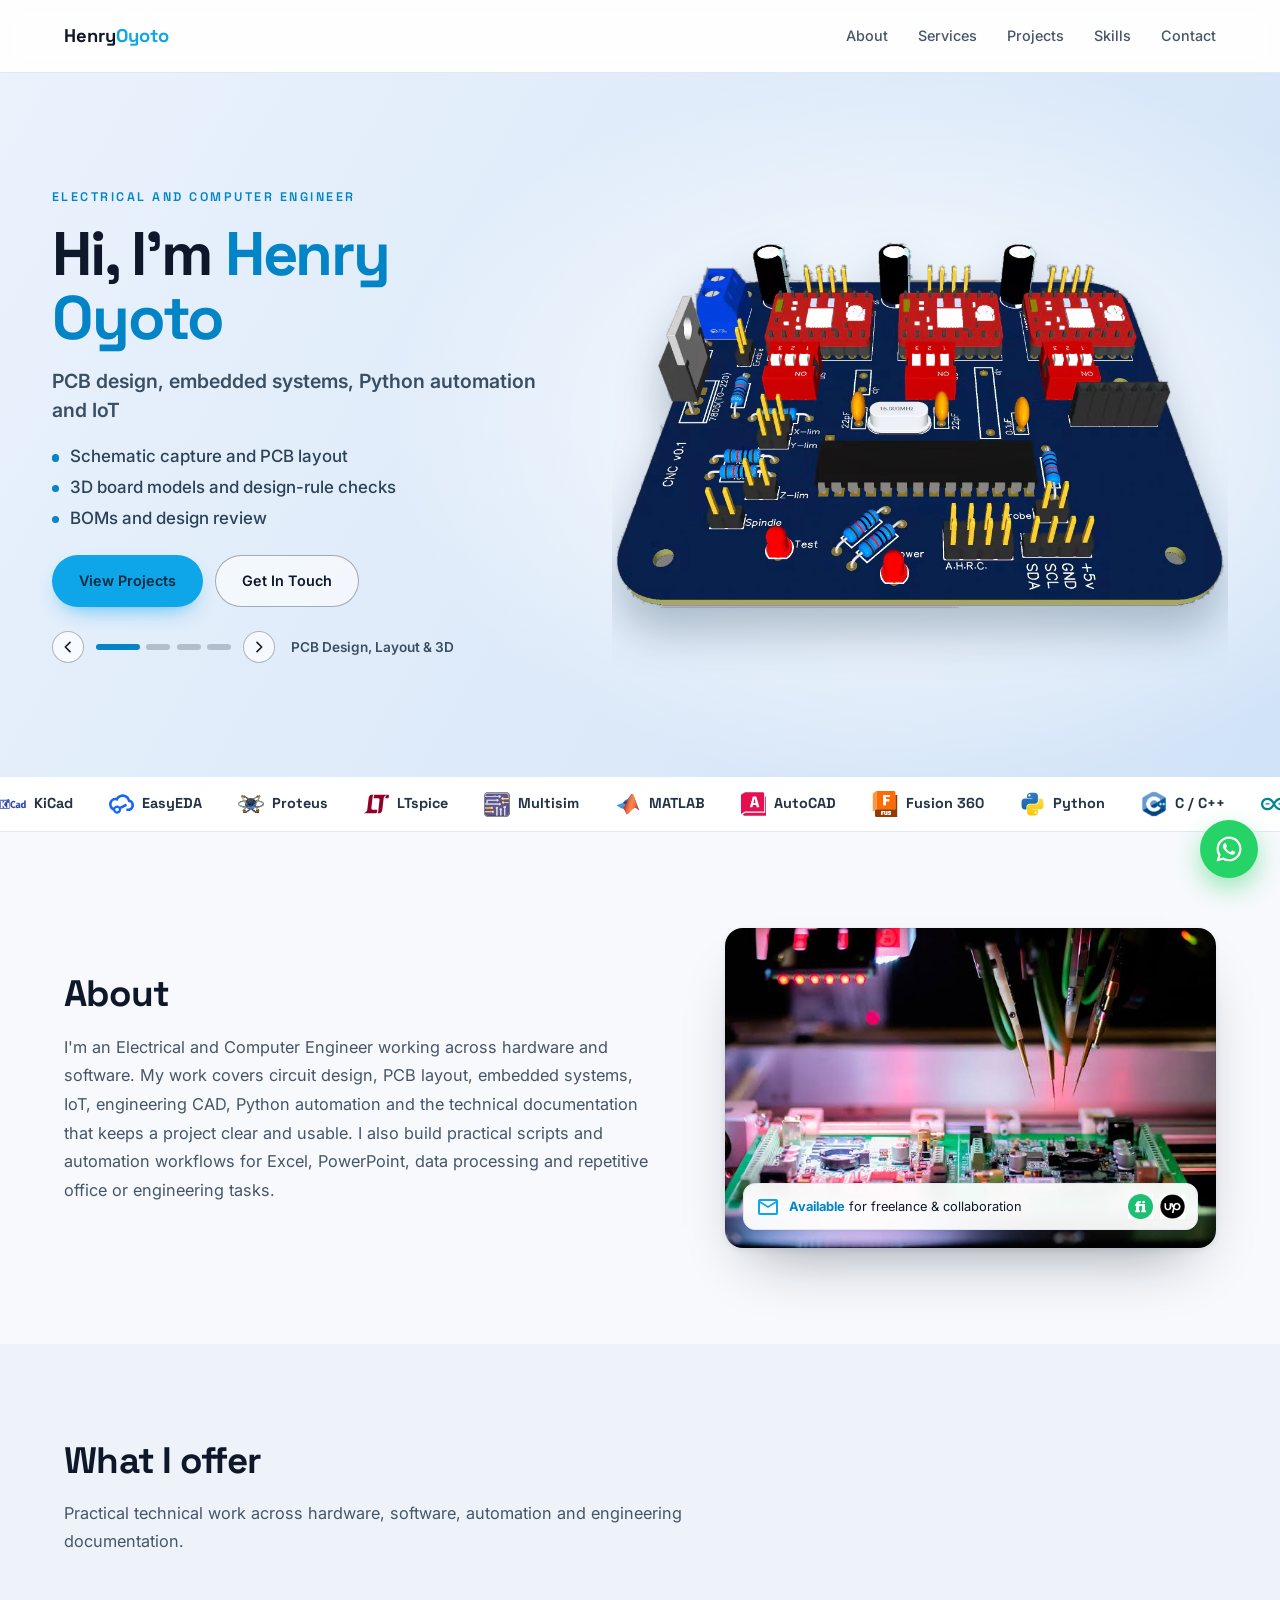
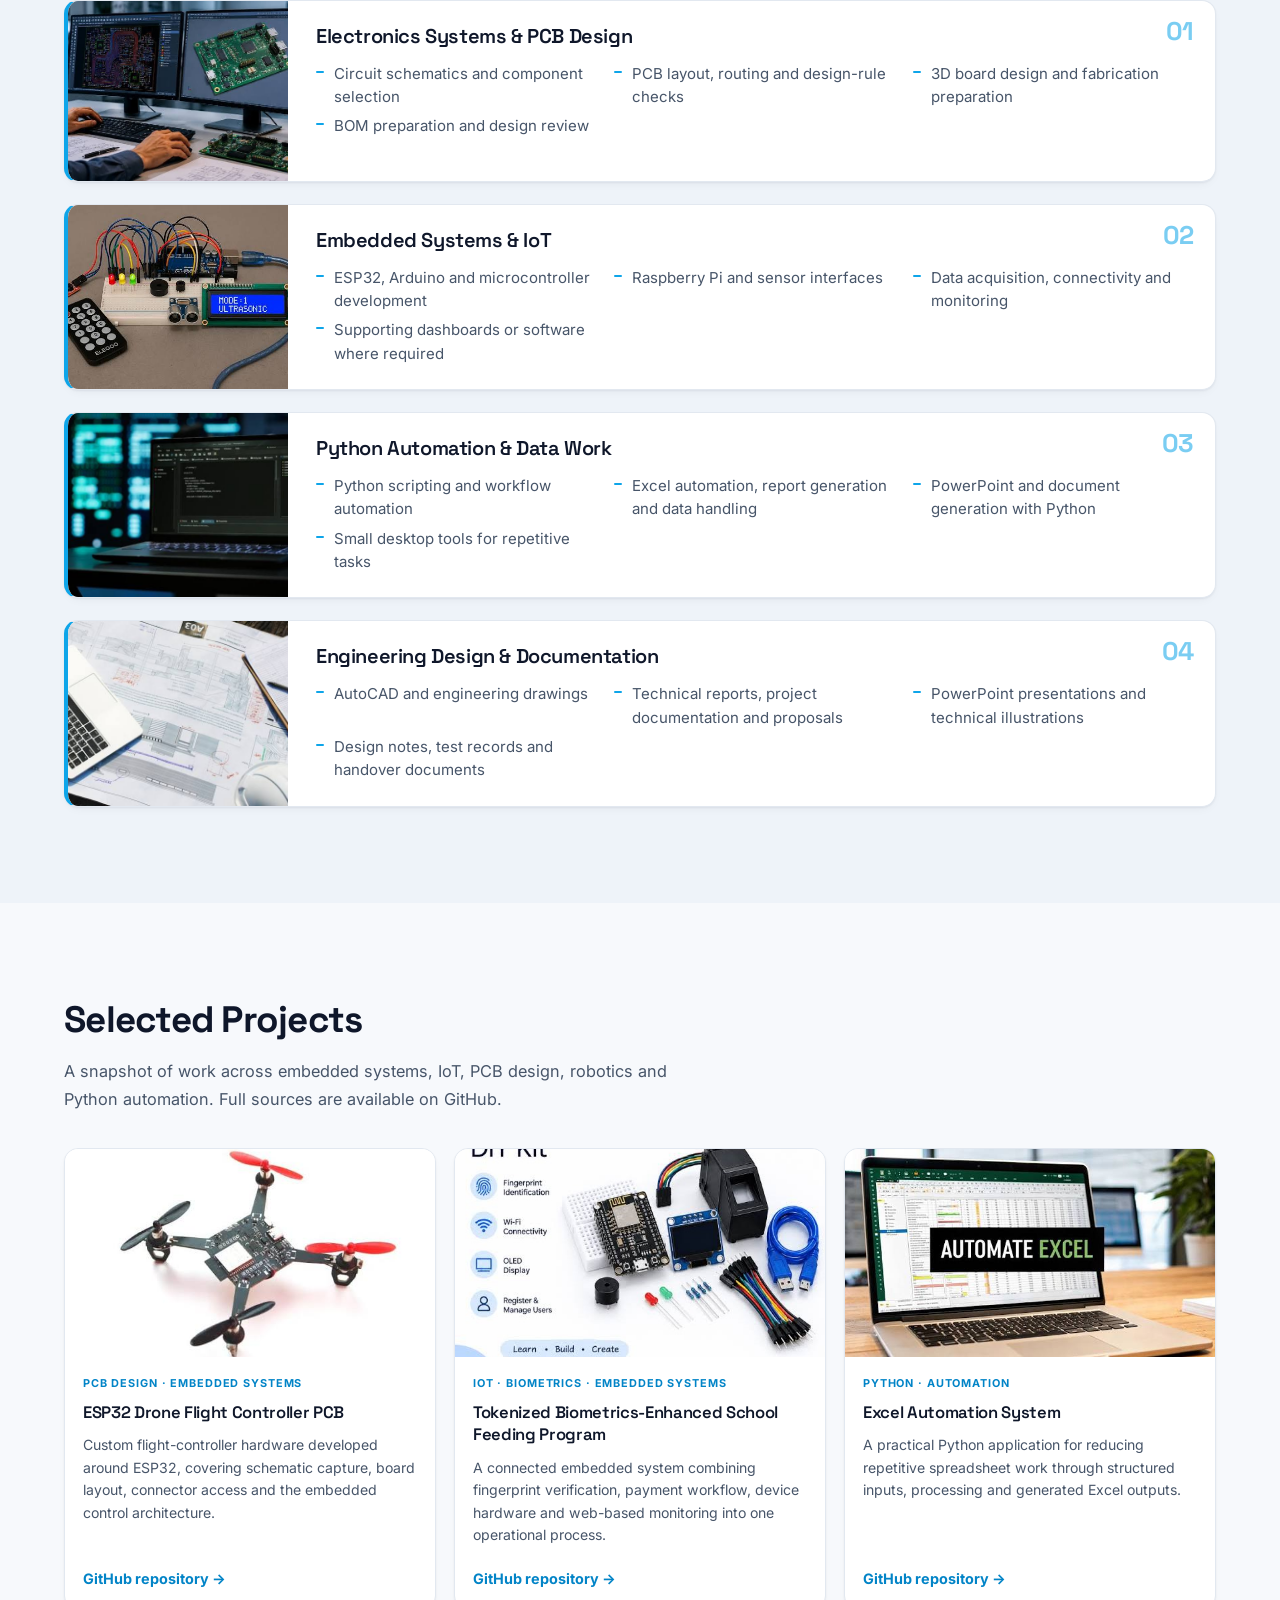
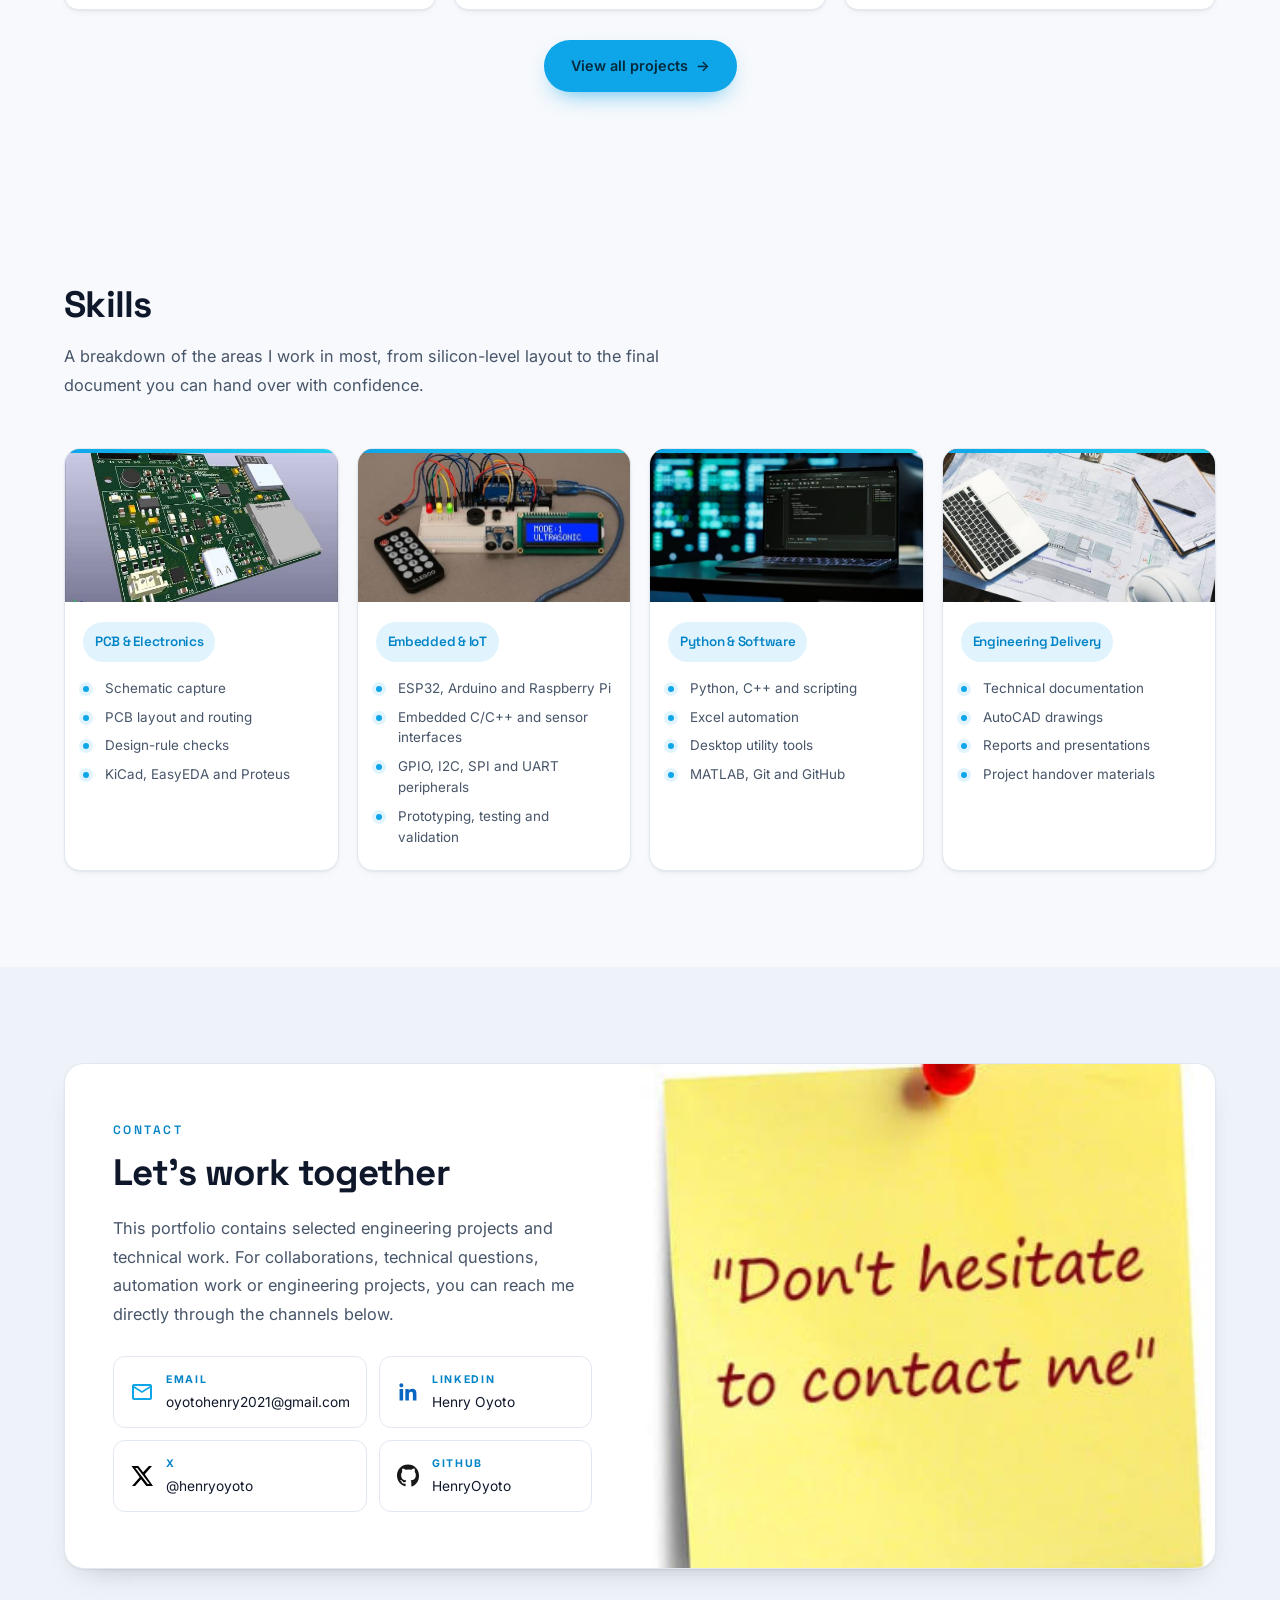
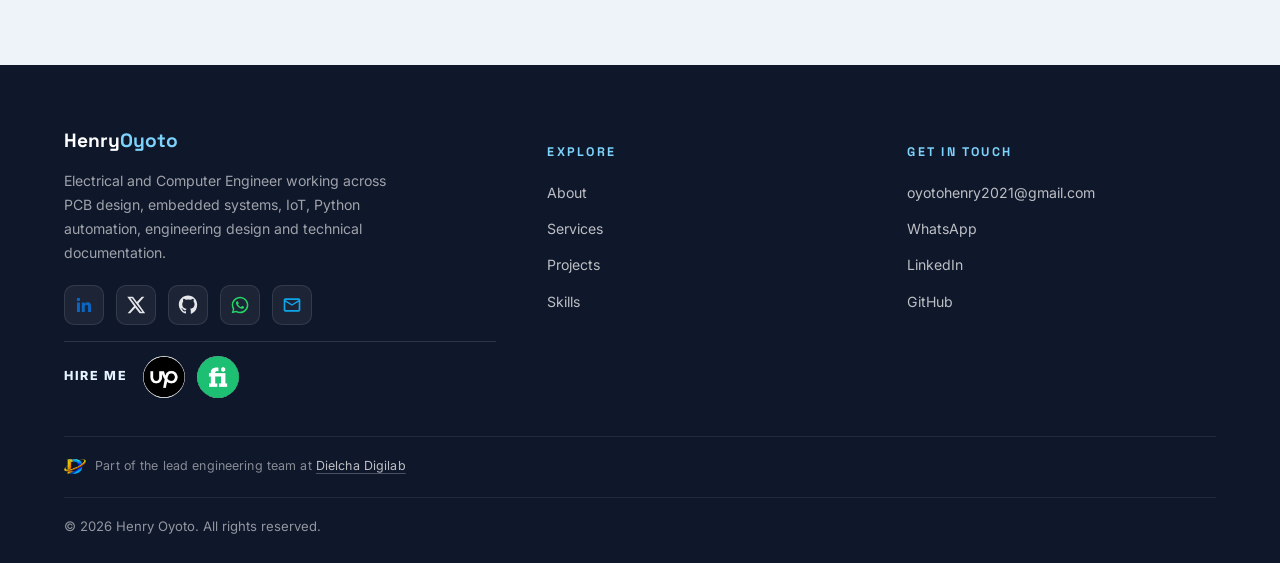
<file: index.html>
<!DOCTYPE html>
<html lang="en">
<head>
<meta charset="UTF-8" />
<meta name="viewport" content="width=device-width, initial-scale=1.0" />
<title>Henry Oyoto | Electrical and Computer Engineer</title>
<meta name="description" content="Henry Oyoto is an Electrical and Computer Engineer focused on PCB design, embedded systems, IoT and Python automation." />
<link rel="preconnect" href="https://fonts.googleapis.com" />
<link rel="preconnect" href="https://fonts.gstatic.com" crossorigin />
<link href="https://fonts.googleapis.com/css2?family=Space+Grotesk:wght@500;700&family=Inter:wght@400;500;600;700&display=swap" rel="stylesheet" />
<link rel="icon" type="image/svg+xml" href="assets/icons/favicon.svg" />
<link rel="stylesheet" href="css/style.css" />
</head>
<body>

<!-- ============ HEADER ============ -->
<header class="site-header" id="top">
  <div class="container header-inner">
    <a href="#top" class="logo">Henry<span>Oyoto</span></a>
    <nav class="nav" id="nav">
      <a href="#about">About</a>
      <a href="#services">Services</a>
      <a href="#projects">Projects</a>
      <a href="#skills">Skills</a>
      <a href="#contact">Contact</a>
    </nav>
    <button class="nav-toggle" id="navToggle" aria-label="Toggle menu" aria-expanded="false">
      <span></span><span></span><span></span>
    </button>
  </div>
</header>

<!-- ============ HERO: copy on the left, slide image on the right, one tint per slide ============ -->
<section class="hx" id="hero" aria-roledescription="carousel" aria-label="Henry Oyoto">
  <div class="hx-bgs" aria-hidden="true">
    <div class="hx-pane hx-bg hx-bg--blue is-active" data-slide="0"></div>
    <div class="hx-pane hx-bg hx-bg--green" data-slide="1"></div>
    <div class="hx-pane hx-bg hx-bg--yellow" data-slide="2"></div>
    <div class="hx-pane hx-bg hx-bg--peach" data-slide="3"></div>
  </div>

  <div class="hx-inner">
    <div class="hx-copy">
      <p class="hx-eyebrow">Electrical and Computer Engineer</p>
      <h1 class="hx-title">Hi, I'm <span>Henry Oyoto</span></h1>
      <p class="hx-sub">PCB design, embedded systems, Python automation and IoT</p>

      <div class="hx-lists">
      <ul class="hx-pane hx-list is-active" data-slide="0"><li>Schematic capture and PCB layout</li><li>3D board models and design-rule checks</li><li>BOMs and design review</li></ul>
      <ul class="hx-pane hx-list" data-slide="1"><li>ESP32, Arduino and Raspberry Pi</li><li>Sensors, connectivity and monitoring</li><li>Robots, drones and connected devices</li></ul>
      <ul class="hx-pane hx-list" data-slide="2"><li>AutoCAD and engineering drawings</li><li>3D enclosures and models</li><li>Reports and technical documentation</li></ul>
      <ul class="hx-pane hx-list" data-slide="3"><li>IoT dashboards and monitoring</li><li>Python scripts and Excel automation</li><li>Desktop tools for repetitive tasks</li></ul>
      </div>

      <div class="hx-actions">
        <a href="#projects" class="btn btn-primary">View Projects</a>
        <a href="#contact" class="btn btn-outline">Get In Touch</a>
      </div>

      <div class="hx-controls">
        <button type="button" class="hx-arrow" data-dir="-1" aria-label="Previous slide"><svg viewBox="0 0 24 24" width="16" height="16" aria-hidden="true" fill="none" stroke="currentColor" stroke-width="2.4" stroke-linecap="round" stroke-linejoin="round"><path d="m15 5-7 7 7 7"/></svg></button>
        <div class="hx-dots"><button type="button" class="hx-dot is-active" data-go="0" aria-label="PCB Design, Layout &amp; 3D" aria-current="true"></button><button type="button" class="hx-dot" data-go="1" aria-label="Embedded Systems &amp; IoT"></button><button type="button" class="hx-dot" data-go="2" aria-label="Engineering Design &amp; CAD"></button><button type="button" class="hx-dot" data-go="3" aria-label="Dashboards &amp; Python Automation"></button></div>
        <button type="button" class="hx-arrow" data-dir="1" aria-label="Next slide"><svg viewBox="0 0 24 24" width="16" height="16" aria-hidden="true" fill="none" stroke="currentColor" stroke-width="2.4" stroke-linecap="round" stroke-linejoin="round"><path d="m9 5 7 7-7 7"/></svg></button>
        <span class="hx-label" id="hxLabel" aria-live="polite">PCB Design, Layout &amp; 3D</span>
      </div>
    </div>

    <div class="hx-stage">
      <div class="hx-pane hx-slide-img is-active" data-slide="0"><img src="assets/images/hero/hero-pcb-3d.webp" alt="3D view of a multi-layer PCB layout" width="1030" height="625" fetchpriority="high" decoding="async" class="hx-img hx-img--cutout" /></div>
      <div class="hx-pane hx-slide-img" data-slide="1"><img src="assets/images/hero/hero-embedded-scene.webp" alt="A drone, a four-wheel robot and a robotic arm built on embedded controllers" width="1480" height="1260" loading="lazy" decoding="async" class="hx-img hx-img--cutout" /></div>
      <div class="hx-pane hx-slide-img" data-slide="2"><img src="assets/images/hero/hero-enclosure-cad.webp" alt="3D CAD model of an enclosure with a display, battery and PCB inside" width="1036" height="748" loading="lazy" decoding="async" class="hx-img hx-img--cutout" /></div>
      <div class="hx-pane hx-slide-img" data-slide="3"><img src="assets/images/hero/hero-iot-dashboard.webp" alt="IoT monitoring dashboard showing device status, alerts and live sensor readings" width="773" height="630" loading="lazy" decoding="async" class="hx-img hx-img--photo" /></div>
    </div>
  </div>
</section>

<!-- ============ TOOLS: scrolls left to right, pauses on hover ============ -->
<section class="hx-tools" aria-label="Tools and technologies">
  <div class="hx-tools__track" id="toolsTrack"></div>
</section>

<!-- ============ ABOUT ============ -->
<section class="section" id="about">
  <div class="container about-grid">
    <div class="about-copy">
      <h2>About</h2>
      <p class="section-lead">
        I'm an Electrical and Computer Engineer working across hardware and software. My work covers
        circuit design, PCB layout, embedded systems, IoT, engineering CAD, Python automation and
        the technical documentation that keeps a project clear and usable. I also build practical
        scripts and automation workflows for Excel, PowerPoint, data processing and repetitive
        office or engineering tasks.
      </p>
    </div>
    <div class="about-media">
      <img src="assets/images/about.jpg" alt="Henry Oyoto in his workspace" loading="lazy" />
      <div class="about-badge">
        <span class="icon icon-mail" aria-hidden="true"></span>
        <span class="about-badge-copy"><strong>Available</strong> for freelance &amp; collaboration</span>
        <div class="about-badge-links" aria-label="Freelance profiles">
          <a href="https://www.fiverr.com/henry_oyoto" target="_blank" rel="noreferrer" aria-label="Fiverr profile">
            <img src="assets/icons/fiverr-logo.png" alt="" />
          </a>
          <a href="https://www.upwork.com/freelancers/~011faf0ff20ef080d3" target="_blank" rel="noreferrer" aria-label="Upwork profile">
            <img src="assets/icons/upwork-logo.png" alt="" />
          </a>
        </div>
      </div>
    </div>
  </div>
</section>

<!-- ============ SERVICES ============ -->
<section class="section section-alt" id="services">
  <div class="container">
    <h2>What I offer</h2>
    <p class="section-lead">
      Practical technical work across hardware, software, automation and engineering documentation.
    </p>

    <div class="services-list services-list-four">
      <article class="service-item">
        <div class="service-media"><img src="assets/images/services-pcb.jpg" alt="Electronics systems and PCB design" loading="lazy" /></div>
        <div class="service-body">
          <div class="service-index">01</div>
          <h3>Electronics Systems &amp; PCB Design</h3>
          <ul>
            <li>Circuit schematics and component selection</li>
            <li>PCB layout, routing and design-rule checks</li>
            <li>3D board design and fabrication preparation</li>
            <li>BOM preparation and design review</li>
          </ul>
        </div>
      </article>

      <article class="service-item">
        <div class="service-media"><img src="assets/images/projects-iot.jpg" alt="Embedded systems and IoT development" loading="lazy" /></div>
        <div class="service-body">
          <div class="service-index">02</div>
          <h3>Embedded Systems &amp; IoT</h3>
          <ul>
            <li>ESP32, Arduino and microcontroller development</li>
            <li>Raspberry Pi and sensor interfaces</li>
            <li>Data acquisition, connectivity and monitoring</li>
            <li>Supporting dashboards or software where required</li>
          </ul>
        </div>
      </article>

      <article class="service-item">
        <div class="service-media"><img src="assets/images/projects-python.jpg" alt="Python automation and data handling" loading="lazy" /></div>
        <div class="service-body">
          <div class="service-index">03</div>
          <h3>Python Automation &amp; Data Work</h3>
          <ul>
            <li>Python scripting and workflow automation</li>
            <li>Excel automation, report generation and data handling</li>
            <li>PowerPoint and document generation with Python</li>
            <li>Small desktop tools for repetitive tasks</li>
          </ul>
        </div>
      </article>

      <article class="service-item">
        <div class="service-media"><img src="assets/images/services-docs.jpg" alt="Engineering design and documentation" loading="lazy" /></div>
        <div class="service-body">
          <div class="service-index">04</div>
          <h3>Engineering Design &amp; Documentation</h3>
          <ul>
            <li>AutoCAD and engineering drawings</li>
            <li>Technical reports, project documentation and proposals</li>
            <li>PowerPoint presentations and technical illustrations</li>
            <li>Design notes, test records and handover documents</li>
          </ul>
        </div>
      </article>
    </div>
  </div>
</section>

<!-- ============ PROJECTS ============ -->
<section class="section" id="projects">
  <div class="container">
    <h2>Selected Projects</h2>
    <p class="section-lead">
      A snapshot of work across embedded systems, IoT, PCB design, robotics and Python automation.
      Full sources are available on GitHub.
    </p>

    <div class="projects-grid projects-grid-featured">
<article class="project-card">
        <a href="https://github.com/HenryOyoto/AeroCore-Flight-Controller" target="_blank" rel="noreferrer" class="project-card-media">
          <img src="assets/images/portfolio-projects/esp32-drone-flight-controller-pcb.jpg" alt="ESP32 Drone Flight Controller PCB" loading="lazy" />
        </a>
        <div class="project-card-body">
          <p class="project-meta">PCB Design · Embedded Systems</p>
          <h3>ESP32 Drone Flight Controller PCB</h3>
          <p>Custom flight-controller hardware developed around ESP32, covering schematic capture, board layout, connector access and the embedded control architecture.</p>
          <div class="project-links">
            <a href="https://github.com/HenryOyoto/AeroCore-Flight-Controller" target="_blank" rel="noreferrer">GitHub repository →</a>
          </div>
        </div>
      </article>
<article class="project-card">
        <a href="https://github.com/HenryOyoto/Tokenized-Biometrics-Enhanced-School-Feeding-Program" target="_blank" rel="noreferrer" class="project-card-media">
          <img src="assets/images/portfolio-projects/tokenized-biometrics-school-feeding-program.jpg" alt="Tokenized Biometrics-Enhanced School Feeding Program" loading="lazy" />
        </a>
        <div class="project-card-body">
          <p class="project-meta">IoT · Biometrics · Embedded Systems</p>
          <h3>Tokenized Biometrics-Enhanced School Feeding Program</h3>
          <p>A connected embedded system combining fingerprint verification, payment workflow, device hardware and web-based monitoring into one operational process.</p>
          <div class="project-links">
            <a href="https://github.com/HenryOyoto/Tokenized-Biometrics-Enhanced-School-Feeding-Program" target="_blank" rel="noreferrer">GitHub repository →</a>
          </div>
        </div>
      </article>
<article class="project-card">
        <a href="https://github.com/HenryOyoto/Excel-Automation-System-GUI-Based" target="_blank" rel="noreferrer" class="project-card-media">
          <img src="assets/images/portfolio-projects/excel-automation-system.jpg" alt="Excel Automation System" loading="lazy" />
        </a>
        <div class="project-card-body">
          <p class="project-meta">Python · Automation</p>
          <h3>Excel Automation System</h3>
          <p>A practical Python application for reducing repetitive spreadsheet work through structured inputs, processing and generated Excel outputs.</p>
          <div class="project-links">
            <a href="https://github.com/HenryOyoto/Excel-Automation-System-GUI-Based" target="_blank" rel="noreferrer">GitHub repository →</a>
          </div>
        </div>
      </article>
    </div>
    <div class="projects-actions"><a class="btn btn-primary" href="projects.html">View all projects <span aria-hidden="true">→</span></a></div>
</div>
</section>

<!-- ============ SKILLS ============ -->
<section class="section" id="skills">
  <div class="container">
    <h2>Skills</h2>
    <p class="section-lead">
      A breakdown of the areas I work in most, from silicon-level layout to the final 
      document you can hand over with confidence.
    </p>

    <div class="skills-grid skills-grid-four">
      <article class="skill-card"><div class="skill-media"><img src="assets/images/projects-pcb.jpg" alt="PCB design and electronics" loading="lazy" /></div><div class="skill-body"><h3>PCB &amp; Electronics</h3><ul><li>Schematic capture</li><li>PCB layout and routing</li><li>Design-rule checks</li><li>KiCad, EasyEDA and Proteus</li></ul></div></article>
      <article class="skill-card"><div class="skill-media"><img src="assets/images/projects-iot.jpg" alt="Embedded systems and IoT" loading="lazy" /></div><div class="skill-body"><h3>Embedded &amp; IoT</h3><ul><li>ESP32, Arduino and Raspberry Pi</li><li>Embedded C/C++ and sensor interfaces</li><li>GPIO, I2C, SPI and UART peripherals</li><li>Prototyping, testing and validation</li></ul></div></article>
      <article class="skill-card"><div class="skill-media"><img src="assets/images/projects-python.jpg" alt="Python programming and automation" loading="lazy" /></div><div class="skill-body"><h3>Python &amp; Software</h3><ul><li>Python, C++ and scripting</li><li>Excel automation</li><li>Desktop utility tools</li><li>MATLAB, Git and GitHub</li></ul></div></article>
      <article class="skill-card"><div class="skill-media"><img src="assets/images/services-docs.jpg" alt="Engineering documentation" loading="lazy" /></div><div class="skill-body"><h3>Engineering Delivery</h3><ul><li>Technical documentation</li><li>AutoCAD drawings</li><li>Reports and presentations</li><li>Project handover materials</li></ul></div></article>
    </div>
  </div>
</section>

<!-- ============ CONTACT ============ -->
<section class="section section-alt" id="contact">
  <div class="container">
    <div class="contact-card">
      <div class="contact-copy">
        <p class="section-label">Contact</p>
        <h2>Let's work together</h2>
        <p class="section-lead">
          This portfolio contains selected engineering projects and technical work. For collaborations,
          technical questions, automation work or engineering projects, you can reach me directly through
          the channels below.
        </p>

        <div class="contact-links">
          <a href="mailto:oyotohenry2021@gmail.com" class="contact-link">
            <span class="icon icon-mail" aria-hidden="true"></span>
            <span class="contact-text">
              <span class="contact-label">Email</span>
              <span>oyotohenry2021@gmail.com</span>
            </span>
          </a>
          <a href="https://www.linkedin.com/in/henryoyoto" target="_blank" rel="noreferrer" class="contact-link">
            <span class="icon icon-linkedin" aria-hidden="true"></span>
            <span class="contact-text">
              <span class="contact-label">LinkedIn</span>
              <span>Henry Oyoto</span>
            </span>
          </a>
          <a href="https://x.com/henryoyoto" target="_blank" rel="noreferrer" class="contact-link">
            <span class="icon icon-x" aria-hidden="true"></span>
            <span class="contact-text">
              <span class="contact-label">X</span>
              <span>@henryoyoto</span>
            </span>
          </a>
          <a href="https://github.com/HenryOyoto" target="_blank" rel="noreferrer" class="contact-link">
            <span class="icon icon-github" aria-hidden="true"></span>
            <span class="contact-text">
              <span class="contact-label">GitHub</span>
              <span>HenryOyoto</span>
            </span>
          </a>
        </div>
      </div>
      <div class="contact-media">
        <img src="assets/images/contact.jpg" alt="Let's work together" loading="lazy" />
      </div>
    </div>
  </div>
</section>

<!-- ============ FOOTER ============ -->
<footer class="site-footer">
  <div class="container">
    <div class="footer-top">
      <div class="footer-brand">
        <div class="logo">Henry<span style="color:#7dd3fc">Oyoto</span></div>
        <p>
          Electrical and Computer Engineer working across PCB design, embedded systems,
          IoT, Python automation, engineering design and technical documentation.
        </p>
        <div class="footer-social">
          <a href="https://www.linkedin.com/in/henryoyoto" target="_blank" rel="noreferrer" aria-label="LinkedIn">
            <span class="icon icon-linkedin" aria-hidden="true"></span>
          </a>
          <a href="https://x.com/henryoyoto" target="_blank" rel="noreferrer" aria-label="X">
            <span class="icon icon-x" aria-hidden="true"></span>
          </a>
          <a href="https://github.com/HenryOyoto" target="_blank" rel="noreferrer" aria-label="GitHub">
            <span class="icon icon-github" aria-hidden="true"></span>
          </a>
          <a href="https://wa.me/254114364956" target="_blank" rel="noreferrer" aria-label="WhatsApp">
            <span class="icon icon-whatsapp" aria-hidden="true"></span>
          </a>
          <a href="mailto:oyotohenry2021@gmail.com" aria-label="Email">
            <span class="icon icon-mail" aria-hidden="true"></span>
          </a>
        </div>
        <div class="footer-hire">
          <span class="footer-hire-label">HIRE ME</span>
          <a href="https://www.upwork.com/freelancers/~011faf0ff20ef080d3" target="_blank" rel="noreferrer" aria-label="Upwork profile"><img src="assets/icons/upwork-logo.png" alt="Upwork" /></a>
          <a href="https://www.fiverr.com/henry_oyoto" target="_blank" rel="noreferrer" aria-label="Fiverr profile"><img src="assets/icons/fiverr-logo.png" alt="Fiverr" /></a>
        </div>
      </div>

      <div class="footer-col">
        <h4>Explore</h4>
        <ul>
          <li><a href="#about">About</a></li>
          <li><a href="#services">Services</a></li>
          <li><a href="#projects">Projects</a></li>
          <li><a href="#skills">Skills</a></li>
        </ul>
      </div>

      <div class="footer-col">
        <h4>Get in touch</h4>
        <ul>
          <li><a href="mailto:oyotohenry2021@gmail.com">oyotohenry2021@gmail.com</a></li>
          <li><a href="https://wa.me/254114364956" target="_blank" rel="noreferrer">WhatsApp</a></li>
          <li><a href="https://www.linkedin.com/in/henryoyoto" target="_blank" rel="noreferrer">LinkedIn</a></li>
          <li><a href="https://github.com/HenryOyoto" target="_blank" rel="noreferrer">GitHub</a></li>
        </ul>
      </div>
    </div>
    <p class="studio-line">
      <img src="assets/icons/dielcha-logo.svg" alt="" width="22" height="15" />
      <span>Part of the lead engineering team at <a href="https://dielchadigilab.netlify.app" target="_blank" rel="noreferrer">Dielcha Digilab</a></span>
    </p>
    <div class="footer-bottom">
      <span>© <span id="year"></span> Henry Oyoto. All rights reserved.</span>
    </div>
  </div>
</footer>

<!-- ============ FLOATING WHATSAPP ============ -->
<a
  href="https://wa.me/254114364956?text=Hi%20Henry%2C%20I%20saw%20your%20portfolio%20and%20would%20like%20to%20get%20in%20touch."
  target="_blank"
  rel="noreferrer"
  class="whatsapp-fab"
  aria-label="Chat on WhatsApp"
>
  <span class="icon icon-whatsapp icon-fab" aria-hidden="true"></span>
</a>

<script src="js/script.js"></script>
</body>
</html>
</file>
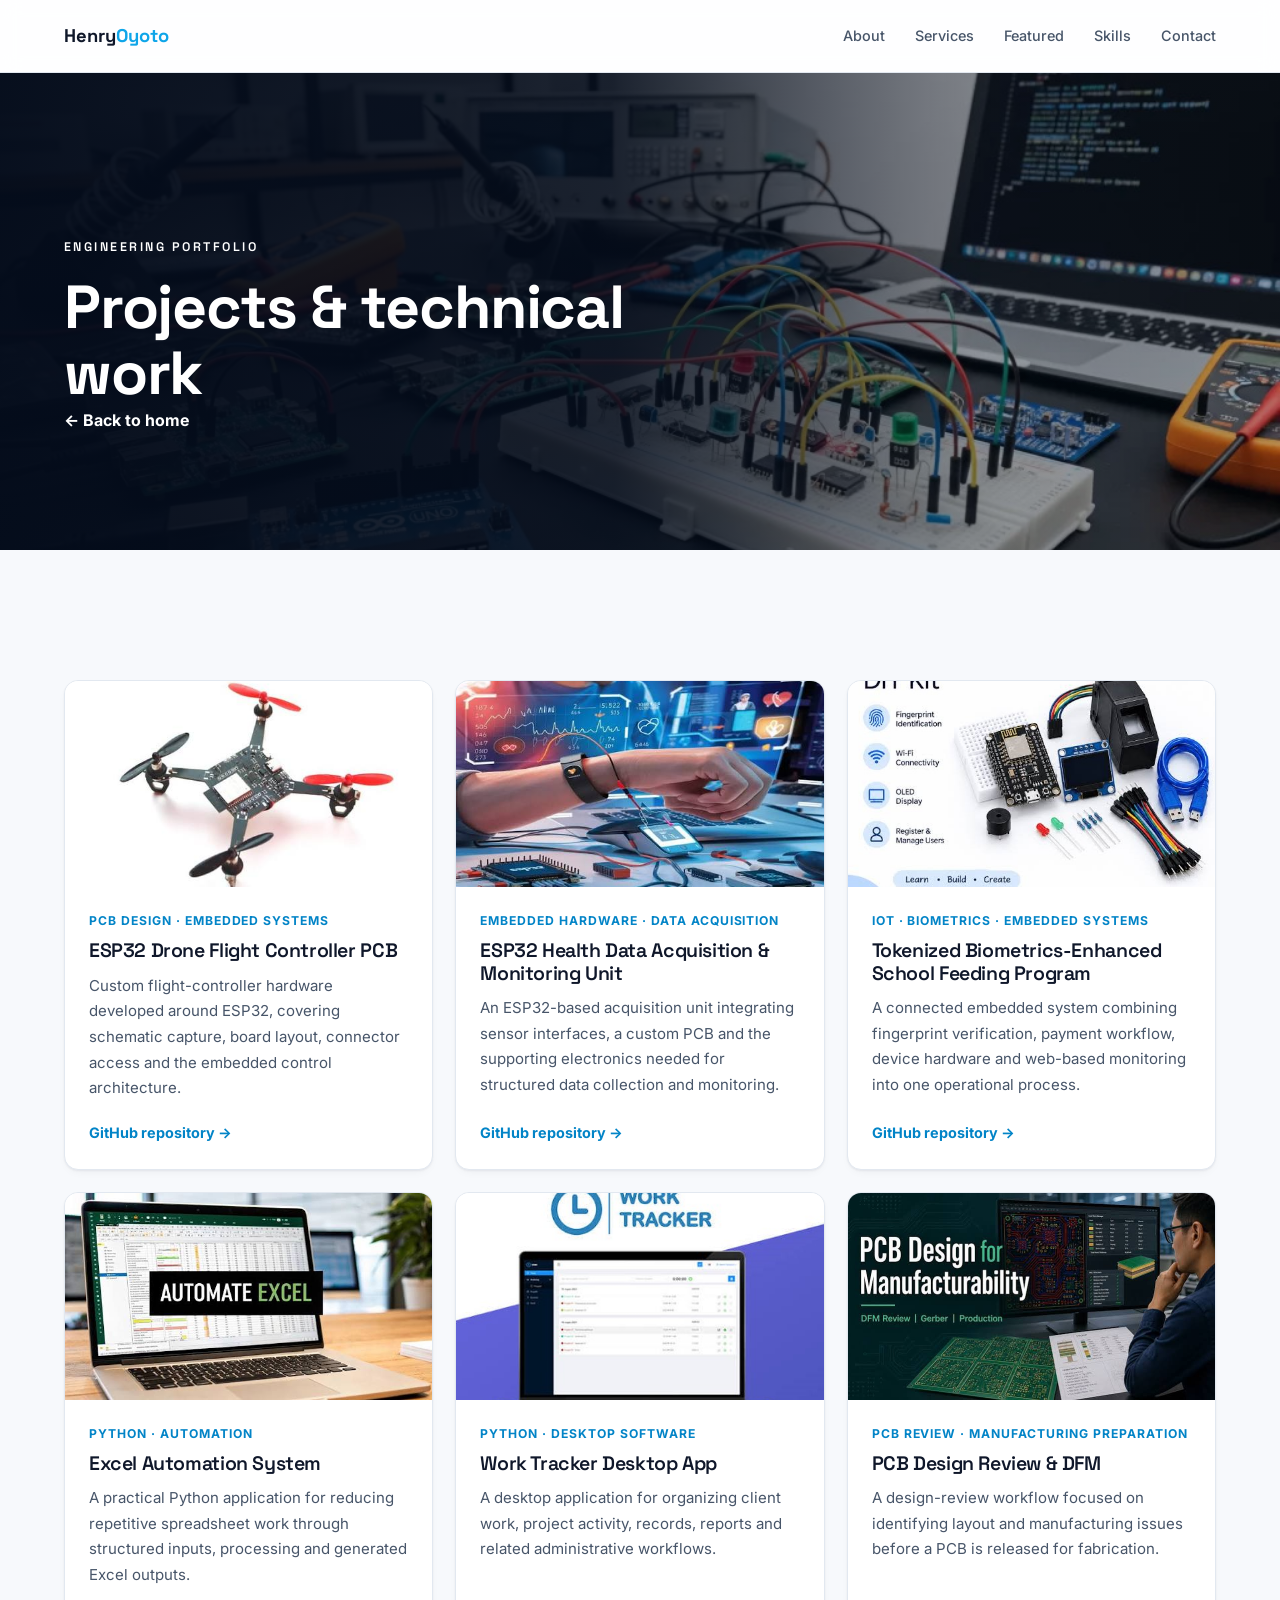
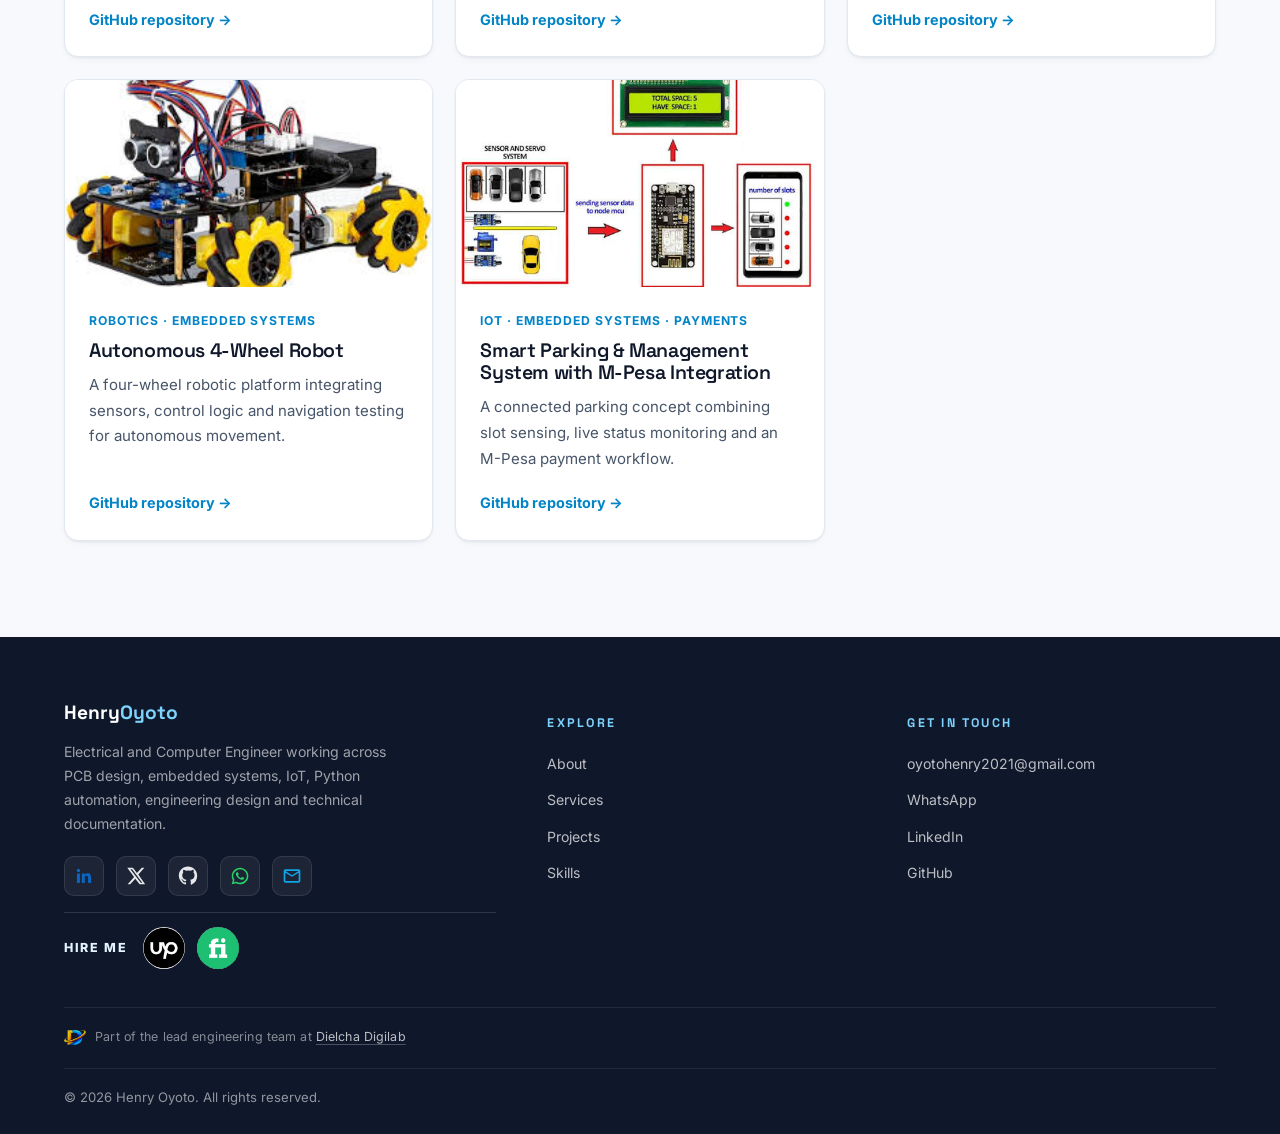
<file: projects.html>
<!DOCTYPE html>
<html lang="en"><head><meta charset="UTF-8"/><meta name="viewport" content="width=device-width, initial-scale=1.0"/>
<title>Projects | Henry Oyoto</title><meta name="description" content="Selected PCB design, embedded systems, IoT and Python automation projects by Henry Oyoto, Electrical and Computer Engineer."/>
<link rel="preconnect" href="https://fonts.googleapis.com"/><link rel="preconnect" href="https://fonts.gstatic.com" crossorigin/><link href="https://fonts.googleapis.com/css2?family=Space+Grotesk:wght@500;700&family=Inter:wght@400;500;600;700&display=swap" rel="stylesheet"/><link rel="icon" type="image/svg+xml" href="assets/icons/favicon.svg"/><link rel="stylesheet" href="css/style.css"/></head><body>
<header class="site-header" id="top"><div class="container header-inner"><a href="index.html#top" class="logo">Henry<span>Oyoto</span></a><nav class="nav" id="nav"><a href="index.html#about">About</a><a href="index.html#services">Services</a><a href="index.html#projects">Featured</a><a href="index.html#skills">Skills</a><a href="index.html#contact">Contact</a></nav><button class="nav-toggle" id="navToggle" aria-label="Toggle menu" aria-expanded="false"><span></span><span></span><span></span></button></div></header>
<section class="page-intro projects-hero"><img class="projects-hero-bg" src="assets/images/hero-projects-engineering-work.jpg" alt="" aria-hidden="true"/><div class="projects-hero-overlay"></div><div class="container projects-hero-content"><p class="eyebrow">Engineering portfolio</p><h1>Projects &amp; technical work</h1><a href="index.html#projects" class="text-link">← Back to home</a></div></section>
<section class="section"><div class="container"><div class="projects-grid projects-grid-all"><article class="project-card">
        <a href="https://github.com/HenryOyoto/AeroCore-Flight-Controller" target="_blank" rel="noreferrer" class="project-card-media">
          <img src="assets/images/portfolio-projects/esp32-drone-flight-controller-pcb.jpg" alt="ESP32 Drone Flight Controller PCB" loading="lazy" />
        </a>
        <div class="project-card-body">
          <p class="project-meta">PCB Design · Embedded Systems</p>
          <h3>ESP32 Drone Flight Controller PCB</h3>
          <p>Custom flight-controller hardware developed around ESP32, covering schematic capture, board layout, connector access and the embedded control architecture.</p>
          <div class="project-links">
            <a href="https://github.com/HenryOyoto/AeroCore-Flight-Controller" target="_blank" rel="noreferrer">GitHub repository →</a>
          </div>
        </div>
      </article>
<article class="project-card">
        <a href="https://github.com/HenryOyoto/ESP32-Health-Data-Acquisition-and-Monitoring-Unit" target="_blank" rel="noreferrer" class="project-card-media">
          <img src="assets/images/portfolio-projects/esp32-health-data-acquisition-monitoring-unit.jpg" alt="ESP32 Health Data Acquisition & Monitoring Unit" loading="lazy" />
        </a>
        <div class="project-card-body">
          <p class="project-meta">Embedded Hardware · Data Acquisition</p>
          <h3>ESP32 Health Data Acquisition & Monitoring Unit</h3>
          <p>An ESP32-based acquisition unit integrating sensor interfaces, a custom PCB and the supporting electronics needed for structured data collection and monitoring.</p>
          <div class="project-links">
            <a href="https://github.com/HenryOyoto/ESP32-Health-Data-Acquisition-and-Monitoring-Unit" target="_blank" rel="noreferrer">GitHub repository →</a>
          </div>
        </div>
      </article>
<article class="project-card">
        <a href="https://github.com/HenryOyoto/Tokenized-Biometrics-Enhanced-School-Feeding-Program" target="_blank" rel="noreferrer" class="project-card-media">
          <img src="assets/images/portfolio-projects/tokenized-biometrics-school-feeding-program.jpg" alt="Tokenized Biometrics-Enhanced School Feeding Program" loading="lazy" />
        </a>
        <div class="project-card-body">
          <p class="project-meta">IoT · Biometrics · Embedded Systems</p>
          <h3>Tokenized Biometrics-Enhanced School Feeding Program</h3>
          <p>A connected embedded system combining fingerprint verification, payment workflow, device hardware and web-based monitoring into one operational process.</p>
          <div class="project-links">
            <a href="https://github.com/HenryOyoto/Tokenized-Biometrics-Enhanced-School-Feeding-Program" target="_blank" rel="noreferrer">GitHub repository →</a>
          </div>
        </div>
      </article>
<article class="project-card">
        <a href="https://github.com/HenryOyoto/Excel-Automation-System-GUI-Based" target="_blank" rel="noreferrer" class="project-card-media">
          <img src="assets/images/portfolio-projects/excel-automation-system.jpg" alt="Excel Automation System" loading="lazy" />
        </a>
        <div class="project-card-body">
          <p class="project-meta">Python · Automation</p>
          <h3>Excel Automation System</h3>
          <p>A practical Python application for reducing repetitive spreadsheet work through structured inputs, processing and generated Excel outputs.</p>
          <div class="project-links">
            <a href="https://github.com/HenryOyoto/Excel-Automation-System-GUI-Based" target="_blank" rel="noreferrer">GitHub repository →</a>
          </div>
        </div>
      </article>
<article class="project-card">
        <a href="https://github.com/HenryOyoto/Work-Tracker-Desktop-App" target="_blank" rel="noreferrer" class="project-card-media">
          <img src="assets/images/portfolio-projects/work-tracker-desktop-app.jpg" alt="Work Tracker Desktop App" loading="lazy" />
        </a>
        <div class="project-card-body">
          <p class="project-meta">Python · Desktop Software</p>
          <h3>Work Tracker Desktop App</h3>
          <p>A desktop application for organizing client work, project activity, records, reports and related administrative workflows.</p>
          <div class="project-links">
            <a href="https://github.com/HenryOyoto/Work-Tracker-Desktop-App" target="_blank" rel="noreferrer">GitHub repository →</a>
          </div>
        </div>
      </article>
<article class="project-card">
        <a href="https://github.com/HenryOyoto/PCB-Design-Review-and-DFM" target="_blank" rel="noreferrer" class="project-card-media">
          <img src="assets/images/portfolio-projects/pcb-design-review-dfm.jpg" alt="PCB Design Review & DFM" loading="lazy" />
        </a>
        <div class="project-card-body">
          <p class="project-meta">PCB Review · Manufacturing Preparation</p>
          <h3>PCB Design Review & DFM</h3>
          <p>A design-review workflow focused on identifying layout and manufacturing issues before a PCB is released for fabrication.</p>
          <div class="project-links">
            <a href="https://github.com/HenryOyoto/PCB-Design-Review-and-DFM" target="_blank" rel="noreferrer">GitHub repository →</a>
          </div>
        </div>
      </article>
<article class="project-card">
        <a href="https://github.com/HenryOyoto/Autonomous-4-Wheel-Robot" target="_blank" rel="noreferrer" class="project-card-media">
          <img src="assets/images/portfolio-projects/autonomous-4-wheel-robot.jpg" alt="Autonomous 4-Wheel Robot" loading="lazy" />
        </a>
        <div class="project-card-body">
          <p class="project-meta">Robotics · Embedded Systems</p>
          <h3>Autonomous 4-Wheel Robot</h3>
          <p>A four-wheel robotic platform integrating sensors, control logic and navigation testing for autonomous movement.</p>
          <div class="project-links">
            <a href="https://github.com/HenryOyoto/Autonomous-4-Wheel-Robot" target="_blank" rel="noreferrer">GitHub repository →</a>
          </div>
        </div>
      </article>
<article class="project-card">
        <a href="https://github.com/HenryOyoto/Smart-Parking-and-Management-System-with-Mpesa-Integration" target="_blank" rel="noreferrer" class="project-card-media">
          <img src="assets/images/portfolio-projects/smart-parking-management-system-mpesa.jpg" alt="Smart Parking & Management System with M-Pesa Integration" loading="lazy" />
        </a>
        <div class="project-card-body">
          <p class="project-meta">IoT · Embedded Systems · Payments</p>
          <h3>Smart Parking & Management System with M-Pesa Integration</h3>
          <p>A connected parking concept combining slot sensing, live status monitoring and an M-Pesa payment workflow.</p>
          <div class="project-links">
            <a href="https://github.com/HenryOyoto/Smart-Parking-and-Management-System-with-Mpesa-Integration" target="_blank" rel="noreferrer">GitHub repository →</a>
          </div>
        </div>
      </article></div></div></section>
<footer class="site-footer">
  <div class="container">
    <div class="footer-top">
      <div class="footer-brand">
        <div class="logo">Henry<span style="color:#7dd3fc">Oyoto</span></div>
        <p>Electrical and Computer Engineer working across PCB design, embedded systems, IoT, Python automation, engineering design and technical documentation.</p>
        <div class="footer-social">
          <a href="https://www.linkedin.com/in/henryoyoto" target="_blank" rel="noreferrer" aria-label="LinkedIn"><span class="icon icon-linkedin" aria-hidden="true"></span></a>
          <a href="https://x.com/henryoyoto" target="_blank" rel="noreferrer" aria-label="X"><span class="icon icon-x" aria-hidden="true"></span></a>
          <a href="https://github.com/HenryOyoto" target="_blank" rel="noreferrer" aria-label="GitHub"><span class="icon icon-github" aria-hidden="true"></span></a>
          <a href="https://wa.me/254114364956" target="_blank" rel="noreferrer" aria-label="WhatsApp"><span class="icon icon-whatsapp" aria-hidden="true"></span></a>
          <a href="mailto:oyotohenry2021@gmail.com" aria-label="Email"><span class="icon icon-mail" aria-hidden="true"></span></a>
        </div>
        <div class="footer-hire">
          <span class="footer-hire-label">HIRE ME</span>
          <a href="https://www.upwork.com/freelancers/~011faf0ff20ef080d3" target="_blank" rel="noreferrer" aria-label="Upwork profile"><img src="assets/icons/upwork-logo.png" alt="Upwork" /></a>
          <a href="https://www.fiverr.com/henry_oyoto" target="_blank" rel="noreferrer" aria-label="Fiverr profile"><img src="assets/icons/fiverr-logo.png" alt="Fiverr" /></a>
        </div>
      </div>
      <div class="footer-col">
        <h4>Explore</h4>
        <ul>
          <li><a href="index.html#about">About</a></li>
          <li><a href="index.html#services">Services</a></li>
          <li><a href="index.html#projects">Projects</a></li>
          <li><a href="index.html#skills">Skills</a></li>
        </ul>
      </div>
      <div class="footer-col">
        <h4>Get in touch</h4>
        <ul>
          <li><a href="mailto:oyotohenry2021@gmail.com">oyotohenry2021@gmail.com</a></li>
          <li><a href="https://wa.me/254114364956" target="_blank" rel="noreferrer">WhatsApp</a></li>
          <li><a href="https://www.linkedin.com/in/henryoyoto" target="_blank" rel="noreferrer">LinkedIn</a></li>
          <li><a href="https://github.com/HenryOyoto" target="_blank" rel="noreferrer">GitHub</a></li>
        </ul>
      </div>
    </div>
    <p class="studio-line">
      <img src="assets/icons/dielcha-logo.svg" alt="" width="22" height="15" />
      <span>Part of the lead engineering team at <a href="https://dielchadigilab.netlify.app" target="_blank" rel="noreferrer">Dielcha Digilab</a></span>
    </p>
    <div class="footer-bottom">
      <span>© <span id="year"></span> Henry Oyoto. All rights reserved.</span>
    </div>
  </div>
</footer>
<script src="js/script.js"></script></body></html>
</file>
<file: css/style.css>
/* =========================================================
   Henry Oyoto — Portfolio
   Light theme only.
   ========================================================= */

:root {
  --bg:          #f7f9fc;
  --bg-alt:      #eef3f9;
  --card:        #ffffff;

  --ink:         #0f172a;
  --ink-soft:    #475569;
  --ink-mute:    #64748b;

  --border:      #e2e8f0;
  --border-2:    #cbd5e1;
  --accent:      #0ea5e9;
  --accent-2:    #0284c7;
  --accent-soft: rgba(14, 165, 233, 0.12);

  --radius:      14px;
  --radius-sm:   10px;
  --shadow-sm:   0 1px 2px rgba(15,23,42,0.05), 0 4px 12px -6px rgba(15,23,42,0.10);
  --shadow:      0 1px 2px rgba(15,23,42,0.06), 0 14px 30px -20px rgba(15,23,42,0.35);
  --shadow-lg:   0 2px 6px rgba(15,23,42,0.08), 0 30px 60px -30px rgba(15,23,42,0.45);
}

* { box-sizing: border-box; }

html {
  scroll-behavior: smooth;
  scroll-padding-top: 84px;
  -webkit-text-size-adjust: 100%;
}

body {
  margin: 0;
  font-family: "Inter", ui-sans-serif, system-ui, -apple-system, "Segoe UI", Roboto, sans-serif;
  font-size: 16px;
  line-height: 1.65;
  color: var(--ink);
  background: var(--bg);
  -webkit-font-smoothing: antialiased;
  text-rendering: optimizeLegibility;
}

h1, h2, h3 {
  font-family: "Space Grotesk", ui-sans-serif, system-ui, sans-serif;
  letter-spacing: -0.02em;
  margin: 0;
  line-height: 1.15;
  color: var(--ink);
}
h1 { font-size: clamp(2.2rem, 4.6vw, 3.4rem); font-weight: 700; }
h2 { font-size: clamp(1.7rem, 3vw, 2.3rem); font-weight: 700; }
h3 { font-size: 1.15rem; font-weight: 600; }

p { margin: 0; }
a { color: inherit; text-decoration: none; }
img { max-width: 100%; display: block; }
ul { margin: 0; padding: 0; list-style: none; }
::selection { background: var(--accent); color: #fff; }

.container { max-width: 1180px; margin: 0 auto; padding: 0 22px; }

/* =========================================================
   HEADER
   ========================================================= */
.site-header {
  position: sticky; top: 0; z-index: 60;
  background: rgba(255,255,255,0.85);
  backdrop-filter: saturate(180%) blur(10px);
  -webkit-backdrop-filter: saturate(180%) blur(10px);
  border-bottom: 1px solid var(--border);
}
.header-inner {
  height: 72px;
  display: flex; align-items: center; justify-content: space-between;
  gap: 24px;
}
.logo {
  font-family: "Space Grotesk", sans-serif;
  font-weight: 700; font-size: 1.15rem;
}
.logo span { color: var(--accent); }
.nav { display: flex; gap: 30px; align-items: center; }
.nav a {
  font-size: 0.9rem; font-weight: 500; color: var(--ink-soft);
  position: relative; transition: color 0.2s;
}
.nav a::after {
  content: ""; position: absolute; left: 0; right: 0; bottom: -6px;
  height: 2px; background: var(--accent); border-radius: 2px;
  transform: scaleX(0); transform-origin: left; transition: transform 0.25s;
}
.nav a:hover { color: var(--ink); }
.nav-company { color: var(--accent-2) !important; font-weight: 700 !important; }
.nav a:hover::after { transform: scaleX(1); }

.nav-toggle {
  display: none; flex-direction: column; justify-content: center;
  gap: 5px; width: 38px; height: 38px;
  background: none; border: none; cursor: pointer; padding: 0;
}
.nav-toggle span {
  display: block; height: 2px; width: 22px;
  background: var(--ink); border-radius: 2px;
}

/* =========================================================
   HERO — full-width background, text only (no portrait).
   Left side darkened (text legibility), right side lightened
   so the background photo stays crisp & clear.
   ========================================================= */
.hero {
  position: relative;
  min-height: 92vh;
  display: flex;
  align-items: center;
  overflow: hidden;
  isolation: isolate;
}

/* The background image is now an <img> element so it always
   resolves correctly on GitHub Pages (no inline style quotes
   to break, no relative-path surprises). */
.hero-bg {
  position: absolute;
  inset: 0;
  width: 100%;
  height: 100%;
  object-fit: cover;
  object-position: center;
  z-index: 0;
}

/* Two-layer overlay:
   - Left: strong dark gradient (text side)
   - Right: mostly transparent (image side, crisp) */
.hero-overlay {
  position: absolute;
  inset: 0;
  z-index: 1;
  background:
    linear-gradient(
      90deg,
      rgba(15, 23, 42, 0.92) 0%,
      rgba(15, 23, 42, 0.78) 32%,
      rgba(15, 23, 42, 0.42) 62%,
      rgba(15, 23, 42, 0.10) 100%
    );
}

.hero-inner {
  position: relative;
  z-index: 2;
  width: 100%;
  max-width: 1240px;
  padding: 110px clamp(20px, 4vw, 32px);
  margin-inline: auto;
  color: #fff;
  text-align: left;
}
.eyebrow {
  font-family: "Space Grotesk", sans-serif;
  font-size: 0.78rem; font-weight: 600;
  letter-spacing: 0.2em; text-transform: uppercase;
  color: #7dd3fc; margin-bottom: 16px;
}
.hero h1 { color: #fff; }
.hero h1 span { color: #7dd3fc; }
.hero-tagline {
  margin-top: 20px;
  max-width: 680px;
  font-size: clamp(1.05rem, 1.5vw, 1.24rem);
  font-weight: 700;
  line-height: 1.6;
  color: #e0f2fe;
  text-shadow: 0 2px 8px rgba(0,0,0,0.7);
}
.hero-text {
  margin-top: 16px;
  color: #fff;
  font-size: 1.02rem;
  line-height: 1.8;
  max-width: 660px;
  text-shadow: 0 2px 8px rgba(0,0,0,0.75);
}
.hero-actions {
  margin-top: 34px; display: flex; gap: 14px; flex-wrap: wrap;
}

/* =========================================================
   BUTTONS
   ========================================================= */
.btn {
  display: inline-flex; align-items: center; gap: 8px;
  padding: 13px 26px; border-radius: 999px;
  font-weight: 600; font-size: 0.9rem;
  transition: transform 0.2s, background 0.2s, box-shadow 0.2s, border-color 0.2s, color 0.2s;
  border: 1px solid transparent; cursor: pointer; white-space: nowrap;
}
.btn-primary {
  background: var(--accent); color: #042a3d;
  box-shadow: 0 10px 24px -12px rgba(14,165,233,0.9);
}
.btn-primary:hover {
  background: #38bdf8; transform: translateY(-2px);
  box-shadow: 0 14px 30px -14px rgba(14,165,233,1);
}
.btn-outline { border-color: rgba(255,255,255,0.55); color: #fff; }
.btn-outline:hover {
  border-color: #fff; background: rgba(255,255,255,0.15); transform: translateY(-2px);
}
.btn-company { background: #fff; color: var(--ink); border-color: rgba(255,255,255,0.8); }
.btn-company:hover { background: #e0f2fe; border-color: #e0f2fe; transform: translateY(-2px); }

/* =========================================================
   SECTIONS
   ========================================================= */
.section { padding: 96px 0; position: relative; }
.section-alt { background: var(--bg-alt); }

.section-label {
  font-family: "Space Grotesk", sans-serif;
  font-size: 0.76rem; font-weight: 600;
  letter-spacing: 0.2em; text-transform: uppercase;
  color: var(--accent-2); margin-bottom: 12px;
}
.section-lead {
  margin-top: 16px; max-width: 660px;
  color: var(--ink-soft); line-height: 1.75; font-size: 1.02rem;
}

/* =========================================================
   ABOUT — text LEFT, landscape image RIGHT (equal height)
   ========================================================= */
.about-grid {
  display: grid;
  grid-template-columns: 1.1fr 0.9fr;
  gap: 60px;
  align-items: stretch;
}
.about-copy { align-self: center; }
.about-copy h2 { margin-bottom: 18px; }

.about-media {
  position: relative;
  border-radius: 18px;
  overflow: hidden;
  aspect-ratio: 16 / 10;
  width: 100%;
  height: 100%;
  min-height: 320px;
  box-shadow: var(--shadow-lg);
  background: #e2e8f0;
}
.about-media img {
  width: 100%; height: 100%; object-fit: cover;
  transition: transform 0.7s ease;
}
.about-media:hover img { transform: scale(1.05); }
.about-media::before {
  content: "";
  position: absolute; inset: 0;
  border-radius: 18px;
  box-shadow: inset 0 0 0 1px rgba(15,23,42,0.06);
  pointer-events: none;
}
.about-badge {
  position: absolute; left: 18px; bottom: 18px; right: 18px;
  background: rgba(255,255,255,0.94);
  backdrop-filter: blur(8px);
  border: 1px solid var(--border);
  border-radius: 12px;
  padding: 10px 12px;
  font-size: 0.8rem; color: var(--ink);
  display: flex; align-items: center; gap: 9px;
  box-shadow: var(--shadow-sm);
}
.about-badge strong { color: var(--accent-2); }
.about-badge-copy { min-width: 0; }
.about-badge-links { display: flex; align-items: center; gap: 7px; margin-left: auto; flex-shrink: 0; }
.about-badge-links a {
  display: inline-flex; align-items: center; justify-content: center;
  width: 25px; height: 25px; border-radius: 6px;
  transition: transform .2s ease, box-shadow .2s ease;
}
.about-badge-links a:hover { transform: translateY(-2px); box-shadow: 0 0 0 2px var(--accent-soft); }
.about-badge-links img { width: 100%; height: 100%; object-fit: contain; }

/* =========================================================
   SERVICES — image LEFT, content RIGHT
   ========================================================= */
.services-list {
  margin-top: 44px;
  display: grid;
  grid-template-columns: 1fr;
  gap: 22px;
}
.service-item {
  display: grid;
  grid-template-columns: 220px 1fr;
  gap: 0;
  background: var(--card);
  border: 1px solid var(--border);
  border-left: 4px solid var(--accent);
  border-radius: var(--radius);
  overflow: hidden;
  box-shadow: var(--shadow-sm);
  transition: transform 0.25s, box-shadow 0.25s, border-left-color 0.25s;
}
.service-item:hover {
  transform: translateY(-3px);
  box-shadow: var(--shadow);
  border-left-color: var(--accent-2);
}
.service-media {
  position: relative;
  background: #e2e8f0;
  min-height: 180px;
}
.service-media img {
  position: absolute; inset: 0;
  width: 100%; height: 100%;
  object-fit: cover;
}
.service-body {
  padding: 24px 28px;
  position: relative;
}
.service-index {
  position: absolute;
  top: 18px; right: 22px;
  font-family: "Space Grotesk", sans-serif;
  font-size: 1.6rem;
  font-weight: 700;
  color: var(--accent);
  letter-spacing: -0.04em;
  opacity: 0.55;
  line-height: 1;
}
.service-body h3 {
  font-size: 1.25rem;
  margin-bottom: 14px;
  padding-right: 60px;
}
.service-body ul {
  display: grid;
  grid-template-columns: repeat(auto-fit, minmax(220px, 1fr));
  gap: 6px 24px;
}
.service-body li {
  position: relative;
  padding-left: 18px;
  color: var(--ink-soft);
  font-size: 0.94rem;
  line-height: 1.55;
}
.service-body li::before {
  content: "";
  position: absolute; left: 0; top: 9px;
  width: 8px; height: 2px; border-radius: 2px;
  background: var(--accent);
}

/* =========================================================
   PROJECTS — alternating rows
   ========================================================= */
.projects-stack {
  margin-top: 48px;
  display: flex;
  flex-direction: column;
  gap: 40px;
}
.project-row {
  display: grid;
  grid-template-columns: 1fr 1fr;
  gap: 48px;
  align-items: center;
  background: var(--card);
  border: 1px solid var(--border);
  border-radius: 18px;
  padding: 26px;
  box-shadow: var(--shadow-sm);
  transition: transform 0.25s, box-shadow 0.25s;
}
.project-row:hover {
  transform: translateY(-4px);
  box-shadow: var(--shadow-lg);
}
.project-row.reverse .project-media { order: 2; }
.project-row.reverse .project-text  { order: 1; }

.project-media {
  border-radius: 14px;
  overflow: hidden;
  aspect-ratio: 4 / 3;
  background: #e2e8f0;
}
.project-media img {
  width: 100%; height: 100%; object-fit: cover;
  transition: transform 0.6s ease;
}
.project-row:hover .project-media img { transform: scale(1.06); }
.project-text h3 { font-size: 1.3rem; margin-bottom: 12px; }
.project-text p { color: var(--ink-soft); line-height: 1.75; }
.project-cta {
  display: inline-flex; align-items: center; gap: 6px;
  margin-top: 18px;
  font-weight: 600; color: var(--accent-2); font-size: 0.9rem;
}
.project-row:hover .project-cta { color: var(--accent); }

/* =========================================================
   PROJECT GRID — shared visual language with DIELCHA case studies
   ========================================================= */
.projects-grid {
  display: grid;
  grid-template-columns: repeat(2, minmax(0, 1fr));
  gap: 22px;
  margin-top: 34px;
}
.project-card {
  background: var(--card);
  border: 1px solid var(--border);
  border-radius: var(--radius);
  overflow: hidden;
  box-shadow: var(--shadow-sm);
  display: flex;
  flex-direction: column;
  transition: transform .2s ease, box-shadow .2s ease, border-color .2s ease;
}
.project-card:hover {
  transform: translateY(-4px);
  border-color: var(--border-2);
  box-shadow: var(--shadow);
}
.project-card-media {
  display: block;
  aspect-ratio: 16 / 9;
  overflow: hidden;
  background: #e2e8f0;
}
.project-card-media img { width: 100%; height: 100%; object-fit: cover; transition: transform .35s ease; }
.project-card:hover .project-card-media img { transform: scale(1.025); }
.project-card-body { padding: 24px; display: flex; flex-direction: column; flex: 1; }
.project-meta { color: var(--accent-2); font-size: .76rem; font-weight: 700; text-transform: uppercase; letter-spacing: .08em; margin-bottom: 9px; }
.project-card h3 { font-size: 1.22rem; margin-bottom: 10px; }
.project-card-body > p:not(.project-meta) { color: var(--ink-soft); font-size: .94rem; line-height: 1.7; }
.project-links { margin-top: auto; padding-top: 18px; }
.project-links a { color: var(--accent-2); font-weight: 700; font-size: .9rem; }
.project-links a:hover { text-decoration: underline; }
.projects-note {
  margin-top: 26px; padding: 20px 22px; border: 1px solid var(--border);
  border-left: 4px solid var(--accent); border-radius: var(--radius-sm); background: var(--card);
  display: flex; align-items: center; justify-content: space-between; gap: 24px;
}
.projects-note p { color: var(--ink-soft); max-width: 760px; }
.projects-note strong { color: var(--ink); }
.projects-note a { color: var(--accent-2); font-weight: 700; white-space: nowrap; }

/* =========================================================
   TOOLS strip
   ========================================================= */
.tools-track-wrap { margin-top: 40px; overflow-x: auto; padding-bottom: 8px; }
.tools-track {
  display: flex; flex-wrap: nowrap; justify-content: center;
  gap: 32px; padding: 12px 24px 24px;
  width: max-content; margin: 0 auto; min-width: 100%;
}
.tool-item {
  display: flex; flex-direction: column; align-items: center;
  gap: 10px; width: 78px; text-align: center;
}
.tool-icon {
  width: 42px; height: 42px; object-fit: contain;
  animation: twinkle 3.4s ease-in-out infinite;
}
.tool-item span {
  font-size: 0.72rem; font-weight: 600; color: var(--ink-soft); line-height: 1.25;
}
@keyframes twinkle {
  0%, 100% { filter: drop-shadow(0 0 0 rgba(14,165,233,0)); transform: scale(1); }
  50%      { filter: drop-shadow(0 0 10px rgba(14,165,233,0.55)); transform: scale(1.1); }
}
@media (prefers-reduced-motion: reduce) {
  .tool-icon { animation: none; }
}

/* =========================================================
   SKILLS
   ========================================================= */
.skills-grid {
  margin-top: 48px;
  display: grid;
  grid-template-columns: repeat(auto-fit, minmax(300px, 1fr));
  gap: 26px;
}
.skill-card {
  position: relative;
  background: var(--card);
  border: 1px solid var(--border);
  border-radius: 16px;
  overflow: hidden;
  box-shadow: var(--shadow-sm);
  transition: transform 0.3s, box-shadow 0.3s;
}
.skill-card:hover {
  transform: translateY(-6px) rotate(-0.4deg);
  box-shadow: var(--shadow-lg);
}
.skill-card::before {
  content: "";
  position: absolute; top: 0; left: 0; right: 0;
  height: 4px;
  background: linear-gradient(90deg, var(--accent), #22d3ee);
}
.skill-media { aspect-ratio: 16 / 10; overflow: hidden; background: #e2e8f0; }
.skill-media img { width: 100%; height: 100%; object-fit: cover; transition: transform 0.5s; }
.skill-card:hover .skill-media img { transform: scale(1.06); }
.skill-body { padding: 24px 26px 28px; }
.skill-body h3 {
  display: inline-flex; align-items: center; gap: 10px;
  padding: 6px 12px;
  background: var(--accent-soft);
  color: var(--accent-2);
  border-radius: 999px;
  margin-bottom: 16px;
  font-size: 0.92rem;
}
.skill-body ul { display: flex; flex-direction: column; gap: 8px; }
.skill-body li {
  position: relative;
  padding-left: 22px;
  color: var(--ink-soft);
  font-size: 0.92rem;
  line-height: 1.55;
}
.skill-body li::before {
  content: "";
  position: absolute; left: 0; top: 8px;
  width: 6px; height: 6px; border-radius: 50%;
  background: var(--accent);
  box-shadow: 0 0 0 4px var(--accent-soft);
}

/* =========================================================
   CONTACT
   ========================================================= */
.contact-card {
  display: grid;
  grid-template-columns: 1fr 1fr;
  gap: 0;
  background: var(--card);
  border: 1px solid var(--border);
  border-radius: 20px;
  overflow: hidden;
  box-shadow: var(--shadow);
}
.contact-copy {
  padding: 56px 48px;
  display: flex; flex-direction: column; justify-content: center;
}
.contact-copy h2 { margin-bottom: 8px; }
.contact-copy .section-lead { margin-top: 12px; }

.contact-links {
  margin-top: 28px;
  display: grid;
  grid-template-columns: 1fr 1fr;
  gap: 12px;
}
.contact-link {
  display: flex; align-items: center; gap: 12px;
  padding: 14px 16px;
  border: 1px solid var(--border);
  border-radius: 12px;
  background: #fff;
  transition: transform 0.2s, box-shadow 0.2s, border-color 0.2s;
}
.contact-link:hover {
  transform: translateY(-3px);
  box-shadow: var(--shadow);
  border-color: var(--accent);
}
.contact-text { display: flex; flex-direction: column; gap: 2px; min-width: 0; }
.contact-label {
  font-size: 0.66rem; letter-spacing: 0.16em;
  text-transform: uppercase; color: var(--accent-2); font-weight: 700;
}
.contact-text > :last-child {
  font-size: 0.86rem; color: var(--ink);
  white-space: nowrap; overflow: hidden; text-overflow: ellipsis;
}
.contact-media {
  position: relative;
  min-height: 100%;
  background: #e2e8f0;
}
.contact-media img {
  position: absolute; inset: 0;
  width: 100%; height: 100%; object-fit: cover;
}

/* =========================================================
   FOOTER
   ========================================================= */
.site-footer {
  background: #0f172a;
  color: rgba(255,255,255,0.75);
  padding: 60px 0 26px;
}
.footer-top {
  display: grid;
  grid-template-columns: 1.4fr 1fr 1fr;
  gap: clamp(24px, 4vw, 56px);
  padding-bottom: 38px;
  border-bottom: 1px solid rgba(255,255,255,0.08);
}
.footer-brand .logo { color: #fff; font-size: 1.2rem; }
.footer-brand p {
  margin-top: 12px;
  font-size: 0.88rem;
  color: rgba(255,255,255,0.6);
  max-width: 340px;
  line-height: 1.7;
}
.footer-col h4 {
  font-family: "Space Grotesk", sans-serif;
  font-size: 0.78rem;
  letter-spacing: 0.18em;
  text-transform: uppercase;
  color: #7dd3fc;
  margin-bottom: 16px;
}
.footer-col ul { display: flex; flex-direction: column; gap: 10px; }
.footer-col a {
  font-size: 0.88rem;
  color: rgba(255,255,255,0.72);
  transition: color 0.2s;
}
.footer-col a:hover { color: #fff; }

.footer-social { display: flex; gap: 12px; margin-top: 20px; flex-wrap: wrap; }
.footer-social a {
  width: 40px; height: 40px;
  display: inline-flex; align-items: center; justify-content: center;
  border-radius: 10px;
  background: rgba(255,255,255,0.06);
  border: 1px solid rgba(255,255,255,0.1);
  transition: transform 0.2s, background 0.2s, border-color 0.2s;
}
.footer-social a:hover {
  transform: translateY(-3px);
  background: rgba(255,255,255,0.12);
  border-color: rgba(255,255,255,0.25);
}
.footer-social .icon { width: 20px; height: 20px; }

/* Lift truly-black icons so they're readable on the dark footer */
.footer-social .icon-github,
.footer-social .icon-x { background-color: #e5e7eb; }

.footer-bottom {
  margin-top: 20px;
  padding-top: 18px;
  border-top: 1px solid rgba(255,255,255,0.08);
  display: flex; flex-wrap: wrap; justify-content: space-between;
  gap: 12px;
  font-size: 0.82rem;
  color: rgba(255,255,255,0.55);
}

/* =========================================================
   ICON MASKS
   ========================================================= */
.icon {
  display: inline-block;
  width: 24px; height: 24px;
  flex-shrink: 0;
  -webkit-mask-size: contain; mask-size: contain;
  -webkit-mask-repeat: no-repeat; mask-repeat: no-repeat;
  -webkit-mask-position: center; mask-position: center;
}
.icon-whatsapp {
  background-color: #25D366;
  -webkit-mask-image: url("[data-uri]");
  mask-image: url("[data-uri]");
}
.icon-github {
  background-color: #181717;
  -webkit-mask-image: url("[data-uri]");
  mask-image: url("[data-uri]");
}
.icon-linkedin {
  background-color: #0A66C2;
  -webkit-mask-image: url("[data-uri]");
  mask-image: url("[data-uri]");
}
.icon-x {
  background-color: #000000;
  -webkit-mask-image: url("[data-uri]");
  mask-image: url("[data-uri]");
}
.icon-mail {
  background-color: var(--accent);
  -webkit-mask-image: url("[data-uri]");
  mask-image: url("[data-uri]");
}

/* =========================================================
   FLOATING WHATSAPP
   ========================================================= */
.whatsapp-fab {
  position: fixed; right: 22px; bottom: 22px;
  width: 58px; height: 58px; border-radius: 50%;
  background: #25D366;
  display: flex; align-items: center; justify-content: center;
  box-shadow: 0 10px 24px rgba(37,211,102,0.45);
  z-index: 60;
  animation: fab-pulse 2.4s ease-in-out infinite;
  transition: transform 0.2s;
}
.whatsapp-fab:hover { transform: scale(1.08); }
.icon-fab { width: 30px; height: 30px; background-color: #fff; }
@keyframes fab-pulse {
  0%, 100% { box-shadow: 0 10px 24px rgba(37,211,102,0.45); }
  50%      { box-shadow: 0 10px 32px rgba(37,211,102,0.75); }
}
@media (prefers-reduced-motion: reduce) {
  .whatsapp-fab { animation: none; }
}

/* =========================================================
   RESPONSIVE
   ========================================================= */
@media (max-width: 960px) {
  .hero-inner { max-width: 100%; padding: 90px clamp(20px, 4vw, 32px); }

  .about-grid { grid-template-columns: 1fr; gap: 40px; }
  .about-media { aspect-ratio: 16/10; height: auto; min-height: 0; }

  .service-item { grid-template-columns: 1fr; }
  .service-media { aspect-ratio: 16/9; min-height: 0; position: relative; }
  .service-media img { position: relative; }

  .project-row,
  .project-row.reverse { grid-template-columns: 1fr; padding: 20px; }
  .project-row.reverse .project-media,
  .project-row.reverse .project-text { order: initial; }

  .contact-card { grid-template-columns: 1fr; }
  .contact-media { min-height: 260px; }
  .contact-copy { padding: 40px 28px; }
  .contact-links { grid-template-columns: 1fr; }

  .footer-top { grid-template-columns: 1fr 1fr; }
  .footer-brand { grid-column: 1 / -1; }
}

@media (max-width: 820px) {
  .nav {
    position: absolute; top: 72px; left: 0; right: 0;
    background: #fff; border-bottom: 1px solid var(--border);
    flex-direction: column; padding: 12px 22px 20px; gap: 4px;
    display: none;
  }
  .nav.open { display: flex; }
  .nav a { padding: 12px 0; border-bottom: 1px solid var(--border); width: 100%; }
  .nav a::after { display: none; }
  .nav-toggle { display: flex; }

  .section { padding: 72px 0; }
}

@media (max-width: 520px) {
  .footer-top { grid-template-columns: 1fr; }
  .contact-copy { padding: 32px 22px; }
}

@media (max-width: 900px) {
  .projects-grid { grid-template-columns: 1fr; }
  .projects-note { align-items: flex-start; flex-direction: column; }
}
@media (max-width: 760px) {
  .nav-company { display: none; }
}

/* Quiet professional-studio references: intentionally unobtrusive on the personal portfolio. */
.studio-note {
  margin: 2.5rem auto 0;
  max-width: 760px;
  border-top: 1px solid rgba(0,0,0,.10);
  padding-top: .9rem;
  font-size: .82rem;
  color: #6b7280;
}
.studio-note summary {
  cursor: pointer;
  width: fit-content;
  color: #6b7280;
  font-weight: 600;
}
.studio-note summary:hover { color: #111827; }
.studio-note-body {
  margin-top: .8rem;
  padding: 1rem 1.1rem;
  border-left: 2px solid #22c55e;
  background: rgba(0,0,0,.025);
  line-height: 1.7;
}
.studio-note-body p { margin: 0 0 .6rem; }
.studio-note-body a { font-weight: 600; }
.studio-footer {
  margin: 1.2rem 0;
  font-size: .76rem;
  color: rgba(255,255,255,.48);
}
.studio-footer summary {
  cursor: pointer;
  width: fit-content;
}
.studio-footer summary:hover { color: rgba(255,255,255,.78); }
.studio-footer-content {
  display: flex;
  gap: .8rem;
  align-items: center;
  flex-wrap: wrap;
  margin-top: .5rem;
}
.studio-footer-content a { color: inherit; }

/* Portfolio refinement: compact featured work, balanced skills and accessible motion. */
.nickname { color: #a5f3fc; letter-spacing: .08em; }
.projects-grid-featured { grid-template-columns: repeat(3, minmax(0, 1fr)); gap: 18px; }
.projects-grid-featured .project-card-body { padding: 18px; }
.projects-grid-featured .project-card h3 { font-size: 1.04rem; line-height: 1.35; }
.projects-grid-featured .project-card-body > p:not(.project-meta) { font-size: .88rem; line-height: 1.6; }
.projects-grid-featured .project-meta { font-size: .68rem; }
.projects-actions { display: flex; justify-content: center; margin-top: 30px; }
.projects-grid-all { grid-template-columns: repeat(3, minmax(0, 1fr)); }
.tools-controls { display: flex; justify-content: flex-end; align-items: center; gap: 8px; margin-top: 22px; }
.tools-controls button { border: 1px solid var(--border-2); background: #fff; color: var(--ink); border-radius: 999px; padding: 8px 13px; font: inherit; font-size: .82rem; font-weight: 600; cursor: pointer; transition: background .2s, transform .2s; }
.tools-controls button:hover { background: var(--accent-soft); transform: translateY(-1px); }
.tools-track-wrap { overflow-x: auto; scrollbar-width: thin; scroll-behavior: smooth; }
.tools-track { justify-content: flex-start; gap: 28px; width: max-content; min-width: max-content; margin: 0; animation: tools-drift 54s linear infinite; }
.tools-track-wrap.is-paused .tools-track, .tools-track-wrap.user-paused .tools-track { animation-play-state: paused; }
.tool-item { flex: 0 0 78px; }
.tool-icon { animation: none; }
@keyframes tools-drift { from { transform: translateX(0); } to { transform: translateX(-50%); } }
.skills-grid-four { grid-template-columns: repeat(4, minmax(0, 1fr)); gap: 18px; }
.skills-grid-four .skill-media { aspect-ratio: 16 / 9; }
.skills-grid-four .skill-body { padding: 20px 18px 22px; }
.skills-grid-four .skill-body h3 { min-height: 40px; font-size: .84rem; white-space: normal; }
.skills-grid-four .skill-body li { font-size: .84rem; }
.skill-card { height: 100%; display: flex; flex-direction: column; }
.skill-body { flex: 1; }
.page-intro { padding: 88px 0 40px; background: linear-gradient(135deg, #eef6fb 0%, #f8fafc 65%, #e8f6fb 100%); }
.page-intro h1 { margin: 10px 0 0; font-size: clamp(2.2rem, 5vw, 3.8rem); line-height: 1.1; }
.page-intro .section-lead { margin-bottom: 22px; }
.text-link { color: var(--accent-2); font-weight: 700; }
.studio-footer { opacity: .78; width: fit-content; margin-top: 1rem; font-size: .74rem; }
.studio-footer summary { letter-spacing: .02em; }
.studio-footer:hover, .studio-footer[open] { opacity: .85; }
.studio-footer-content { font-size: .75rem; }
.footer-social a:not(:has(.icon)) { color: rgba(255,255,255,.72); border: 1px solid rgba(255,255,255,.22); border-radius: 999px; padding: 7px 10px; font-size: .78rem; }
.footer-social a:not(:has(.icon)):hover { color: #fff; border-color: #7dd3fc; }
.project-card-media img { object-position: center; }
@media (max-width: 1050px) {
 .skills-grid-four { grid-template-columns: repeat(2, minmax(0, 1fr)); }
 .projects-grid-featured, .projects-grid-all { grid-template-columns: repeat(2, minmax(0, 1fr)); }
}
@media (max-width: 620px) {
 .skills-grid-four, .projects-grid-featured, .projects-grid-all { grid-template-columns: 1fr; }
 .tools-controls { justify-content: flex-start; }
 .page-intro { padding: 64px 0 28px; }
 .projects-grid-featured .project-card-body { padding: 20px; }
}
@media (prefers-reduced-motion: reduce) {
 .tools-track { animation: none; }
 .project-card, .skill-card, .tool-icon { transition: none; }
 .tools-track-wrap { scroll-behavior: auto; }
}

/* Refinement: fuller-width layout with comfortable responsive gutters */
.container { width: 100%; max-width: 1240px; margin-inline: auto; padding-inline: clamp(20px, 4vw, 32px); }
.hero-inner { max-width: 1240px; }
.projects-grid-featured .project-card-media,
.projects-grid-all .project-card-media { display:block; overflow:hidden; background:#e8eef5; aspect-ratio: 16 / 9; }
.projects-grid-featured .project-card-media img,
.projects-grid-all .project-card-media img { width:100%; height:100%; object-fit:cover; transition:transform .45s ease; }
.projects-grid-featured .project-card:hover .project-card-media img,
.projects-grid-all .project-card:hover .project-card-media img { transform:scale(1.035); }
.footer-social .social-brand { display:inline-flex; align-items:center; justify-content:center; width:36px; height:36px; padding:0; border:0; border-radius:8px; background:transparent; transition:transform .2s ease, filter .2s ease; }
.footer-social .social-brand img { display:block; width:100%; height:auto; max-height:32px; object-fit:contain; }
.footer-social .social-brand:hover { transform:translateY(-2px); filter:brightness(1.08); }
@media (max-width: 620px) {
  .container { padding-inline: 16px; }
  .hero-inner { padding-inline:16px; }
}
@media (prefers-reduced-motion: reduce) {
  .projects-grid-featured .project-card-media img,
  .projects-grid-all .project-card-media img,
  .footer-social .social-brand { transition:none; }
}


/* Replaceable image-backed hero areas */
.projects-hero { position:relative; min-height:360px; display:flex; align-items:center; overflow:hidden; isolation:isolate; background:#071426; }
.projects-hero-bg { position:absolute; inset:0; width:100%; height:100%; object-fit:cover; object-position:center; z-index:0; }
.projects-hero-overlay { position:absolute; inset:0; z-index:1; background:linear-gradient(90deg,rgba(4,12,27,.98) 0%,rgba(4,12,27,.88) 48%,rgba(4,12,27,.42) 76%,rgba(4,12,27,.28) 100%); }
.projects-hero-content { position:relative; z-index:2; padding-top:76px; padding-bottom:76px; }
.projects-hero .eyebrow,
.projects-hero h1,
.projects-hero .section-lead,
.projects-hero .text-link { color:#fff; }
.projects-hero .text-link:hover { color:#7dd3fc; }
.projects-hero h1 { max-width:700px; }
.footer-hire { display:flex; align-items:center; gap:12px; margin-top:16px; padding-top:14px; border-top:1px solid rgba(148,163,184,.22); }
.footer-hire-label { color:#e5f4ff; font-size:.78rem; font-weight:800; letter-spacing:.13em; margin-right:4px; }
.footer-hire a { display:inline-flex; align-items:center; justify-content:center; width:42px; height:42px; border-radius:50%; overflow:hidden; transition:transform .2s ease,box-shadow .2s ease; }
.footer-hire a img { width:100%; height:100%; display:block; object-fit:cover; }
.footer-hire a:hover { transform:translateY(-2px); box-shadow:0 0 0 2px #7dd3fc; }
@media (max-width:640px) { .projects-hero { min-height:320px; } .projects-hero-content { padding-top:60px; padding-bottom:56px; } .footer-hire { gap:10px; } .footer-hire a { width:38px; height:38px; } }
@media (min-width:1200px) {
  .container,
  .hero-inner { max-width:95vw; }
}


/* =========================================================
   HOME HERO (hx): split layout with a sliding carousel
   Copy stays fixed on the left. The background tint, bullet list and image
   slide in from the right, one slide at a time (see js/script.js).
   Scoped under .hx so no other section is affected.
   ========================================================= */
.hx { position: relative; isolation: isolate; overflow: hidden; background: #eaf2fb; color: var(--ink); }

/* One pane per slide; every pane sits to the right until it is its turn, then slides to 0 and the previous one exits left. */
.hx-pane { transform: translateX(100%); transition: transform .8s cubic-bezier(.22, .7, .2, 1); will-change: transform; }
.hx-pane.is-active { transform: translateX(0); }
.hx-pane.is-left { transform: translateX(-100%); }
.hx-pane.no-anim { transition: none; }

.hx-bgs { position: absolute; inset: 0; z-index: -1; overflow: hidden; }
.hx-bg { position: absolute; inset: 0; }
.hx-bg--blue   { background: radial-gradient(60% 75% at 72% 50%, rgba(255,255,255,.95), rgba(255,255,255,0) 70%), linear-gradient(120deg, #eaf2fc 0%, #d1e3f7 100%); }
.hx-bg--green  { background: radial-gradient(60% 75% at 72% 50%, rgba(255,255,255,.95), rgba(255,255,255,0) 70%), linear-gradient(120deg, #ecf7f1 0%, #cde8d9 100%); }
.hx-bg--yellow { background: radial-gradient(60% 75% at 72% 50%, rgba(255,255,255,.95), rgba(255,255,255,0) 70%), linear-gradient(120deg, #fdf7df 0%, #f6e5a0 100%); }
.hx-bg--peach  { background: radial-gradient(60% 75% at 72% 50%, rgba(255,255,255,.95), rgba(255,255,255,0) 70%), linear-gradient(120deg, #fff2e8 0%, #fad9bd 100%); }

.hx-inner {
  position: relative; z-index: 1; display: grid; align-items: center; gap: 1.5rem;
  max-width: 1240px; margin: 0 auto; padding: 2rem clamp(20px, 4vw, 32px) 2.25rem;
}
.hx-copy { min-width: 0; }

.hx-eyebrow {
  font-family: "Space Grotesk", sans-serif; font-size: .78rem; font-weight: 600;
  letter-spacing: .2em; text-transform: uppercase; color: var(--accent-2); margin-bottom: 14px;
}
.hx-title { font-size: clamp(2.3rem, 9vw, 3rem); font-weight: 700; line-height: 1.05; letter-spacing: -.035em; color: var(--ink); }
.hx-title span { color: var(--accent-2); }
.hx-sub { margin-top: 1rem; font-size: clamp(1.02rem, 2.2vw, 1.22rem); font-weight: 600; line-height: 1.5; color: #3a4f63; max-width: 34rem; }

/* All slides' lists share one grid cell, so the copy never changes height between slides. */
.hx-lists { display: grid; overflow: hidden; margin-top: 1.25rem; }
.hx-list { grid-area: 1 / 1; display: grid; gap: .45rem; align-content: start; }
.hx-list li { position: relative; padding-left: 1.15rem; font-size: clamp(.95rem, 1.5vw, 1.06rem); font-weight: 500; line-height: 1.4; color: #2c4257; }
.hx-list li::before { content: ""; position: absolute; left: 0; top: .55em; width: .45rem; height: .45rem; border-radius: 999px; background: var(--accent-2); }

.hx-actions { display: flex; flex-wrap: wrap; gap: .75rem; margin-top: 1.5rem; }
.hx .btn-outline { border-color: rgba(15, 23, 42, .35); color: var(--ink); background: rgba(255, 255, 255, .6); }
.hx .btn-outline:hover { border-color: var(--ink); background: var(--ink); color: #fff; }

.hx-controls { display: flex; flex-wrap: wrap; align-items: center; gap: .7rem .75rem; margin-top: 1.5rem; }
.hx-arrow { display: grid; place-items: center; width: 2rem; height: 2rem; padding: 0; border: 1px solid rgba(15, 23, 42, .3); border-radius: 999px; background: rgba(255, 255, 255, .7); color: var(--ink); cursor: pointer; transition: background .2s, color .2s, border-color .2s; }
.hx-arrow:hover { border-color: var(--ink); background: var(--ink); color: #fff; }
.hx-dots { display: flex; align-items: center; gap: .4rem; }
.hx-dot { position: relative; width: 1.5rem; height: .4rem; padding: 0; border: 0; border-radius: 999px; background: rgba(15, 23, 42, .22); cursor: pointer; transition: width .25s, background-color .25s; }
.hx-dot::before { content: ""; position: absolute; inset: -.8rem -.15rem; }
.hx-dot.is-active { width: 2.75rem; background: var(--accent-2); }
.hx-label { flex-basis: 100%; font-size: .85rem; font-weight: 600; color: #3a4f63; }
@media (min-width: 640px) { .hx-label { flex-basis: auto; margin-left: .25rem; } }

/* Images scale down as a whole (never cropped). The stage clips left and right so sliding images never cross the copy. */
.hx-stage { position: relative; height: clamp(15rem, 82vw, 27rem); min-height: 0; clip-path: inset(-20% 0 -20% 0); }
.hx-slide-img { position: absolute; inset: 0; display: grid; grid-template: minmax(0, 1fr) / minmax(0, 1fr); place-items: center; }
.hx-img { max-width: 100%; max-height: 100%; width: auto; height: auto; }
.hx-img--cutout { filter: drop-shadow(0 26px 22px rgba(18, 52, 79, .28)); }
.hx-img--photo { border-radius: 1.1rem; box-shadow: 0 32px 60px -30px rgba(18, 52, 79, .6), 0 0 0 1px rgba(18, 52, 79, .08); }

/* Same height as the Dielcha Digilab hero: the viewport minus the header, between 32rem and 44rem. */
@media (min-width: 900px) {
  .hx { height: clamp(32rem, calc(100svh - 73px), 44rem); }
  .hx-inner { height: 100%; grid-template-columns: minmax(0, 5fr) minmax(0, 6fr); gap: 3rem; padding-block: 2.5rem; }
  .hx-title { font-size: clamp(2.6rem, 4.8vw, 4rem); }
  .hx-stage { height: 100%; }
}
@media (prefers-reduced-motion: reduce) { .hx-pane { transition: none; } }

/* =========================================================
   TOOLS under the hero: scrolls left to right, pauses on hover, items blink
   ========================================================= */
.hx-tools { overflow: hidden; border-bottom: 1px solid var(--border); background: #fff; }
.hx-tools__track { display: flex; width: max-content; animation: hx-tools-ltr 60s linear infinite; }
.hx-tools:hover .hx-tools__track, .hx-tools:focus-within .hx-tools__track { animation-play-state: paused; }
.hx-tools__list { display: flex; flex: 0 0 auto; align-items: center; margin: 0; padding: .9rem 0; }
.hx-tool {
  display: flex; align-items: center; gap: .5rem; padding-right: clamp(1.4rem, 3vw, 2.25rem);
  font-family: "Space Grotesk", sans-serif; font-size: .9rem; font-weight: 700; color: #243447; white-space: nowrap;
  animation: hx-tool-blink 2.6s ease-in-out infinite;
}
.hx-tools:hover .hx-tool { animation-play-state: paused; }
.hx-tool img { width: 1.6rem; height: 1.6rem; object-fit: contain; mix-blend-mode: multiply; }
@keyframes hx-tools-ltr { from { transform: translateX(-50%); } to { transform: translateX(0); } }
@keyframes hx-tool-blink { 0%, 100% { opacity: 1; } 50% { opacity: .35; } }
@media (prefers-reduced-motion: reduce) { .hx-tool { animation: none; } }

/* =========================================================
   FOOTER studio line: one quiet line with a small Dielcha Digilab mark
   ========================================================= */
.studio-line { display: flex; align-items: center; flex-wrap: wrap; gap: .55rem; width: fit-content; margin: 1.2rem 0 0; font-size: .78rem; letter-spacing: .01em; color: rgba(255, 255, 255, .5); }
.studio-line img { width: auto; height: .95rem; opacity: .9; }
.studio-line a { color: rgba(255, 255, 255, .72); text-decoration: underline; text-decoration-color: rgba(255, 255, 255, .25); text-underline-offset: .22em; }
.studio-line a:hover { color: #fff; text-decoration-color: currentColor; }
</file>
